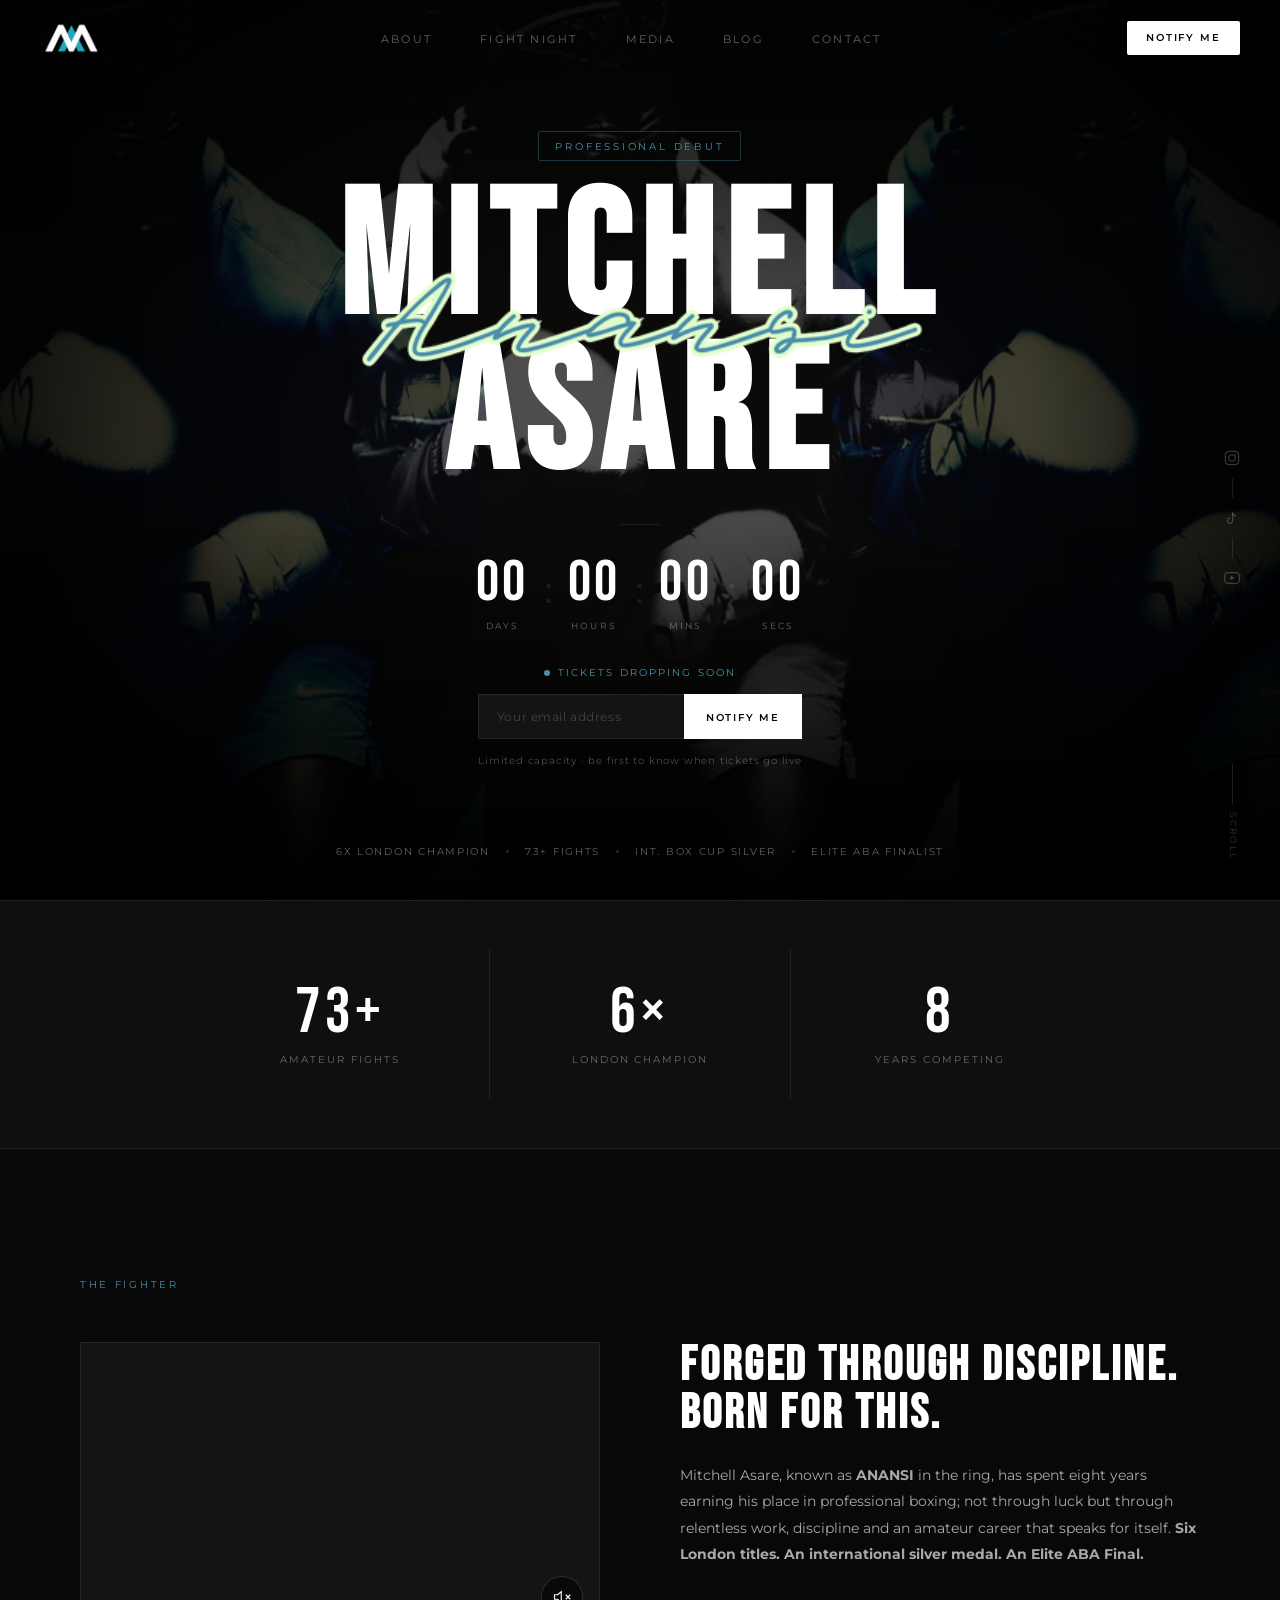
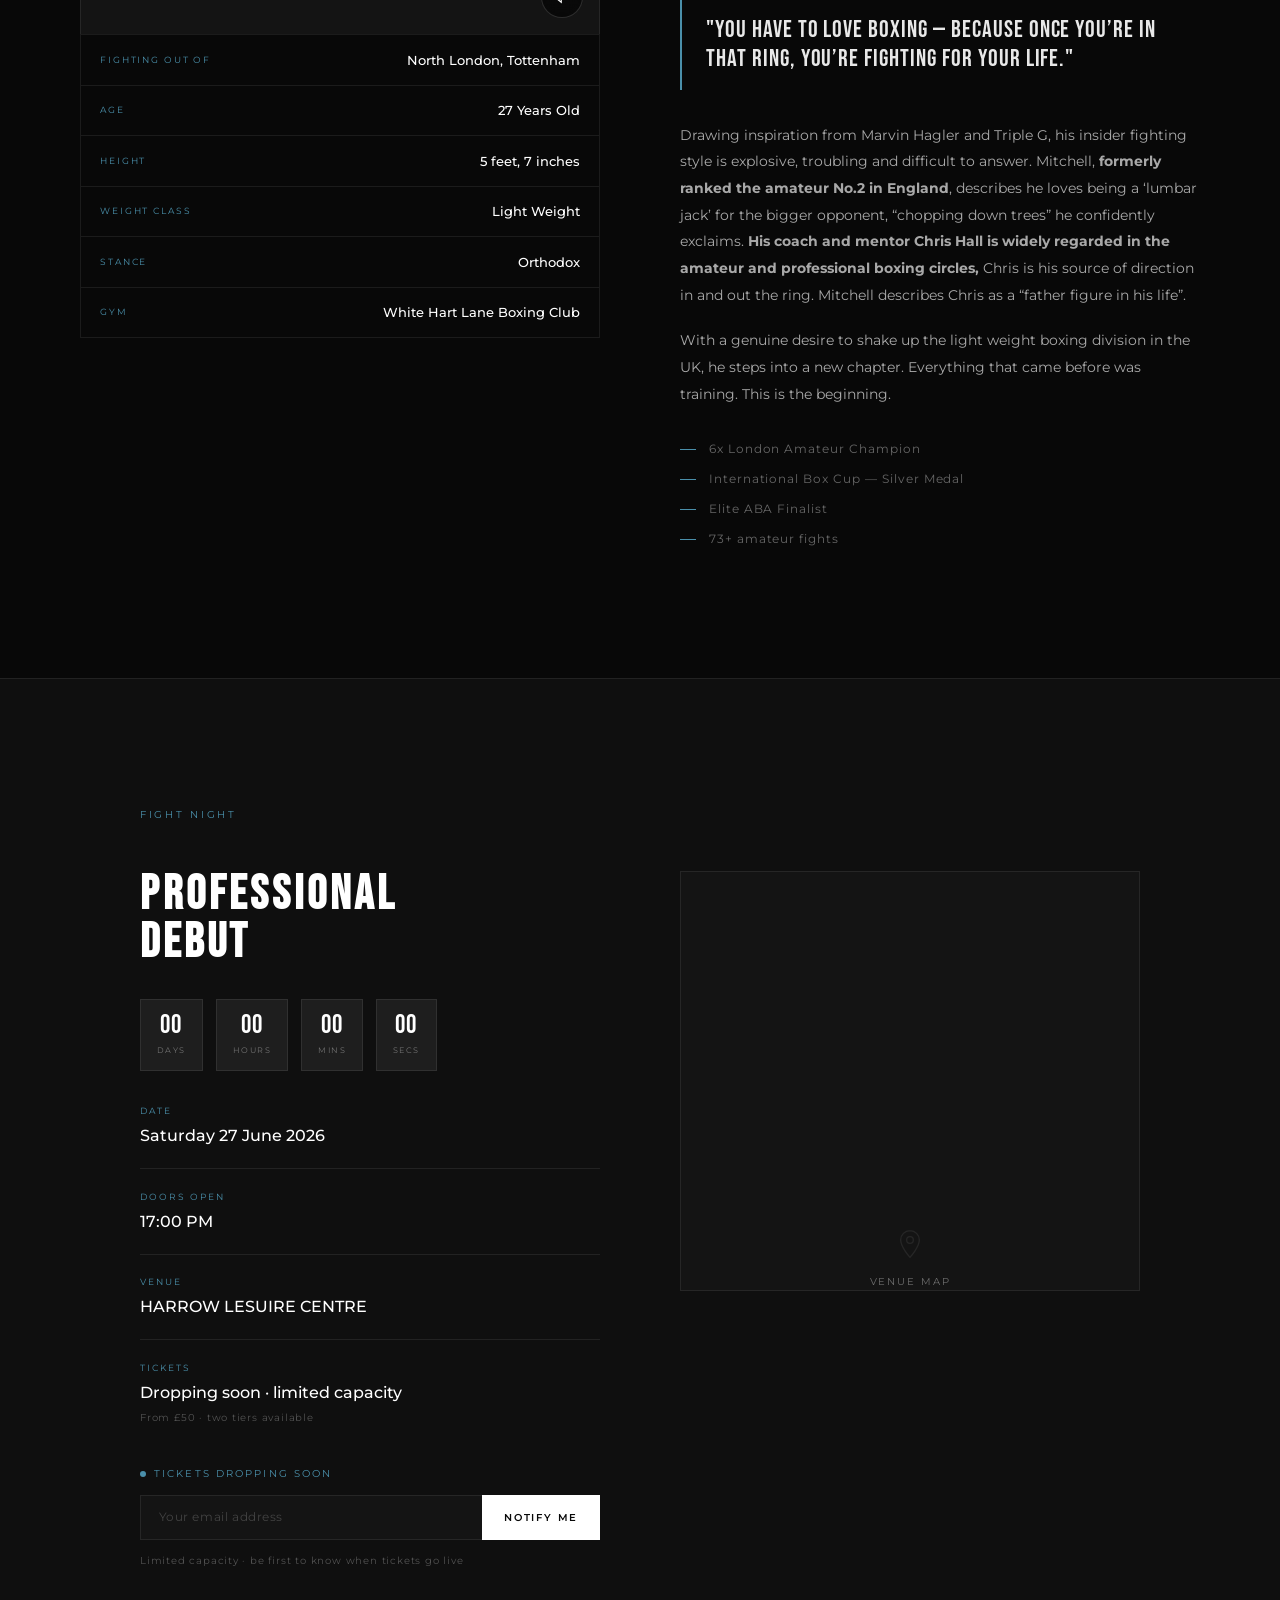
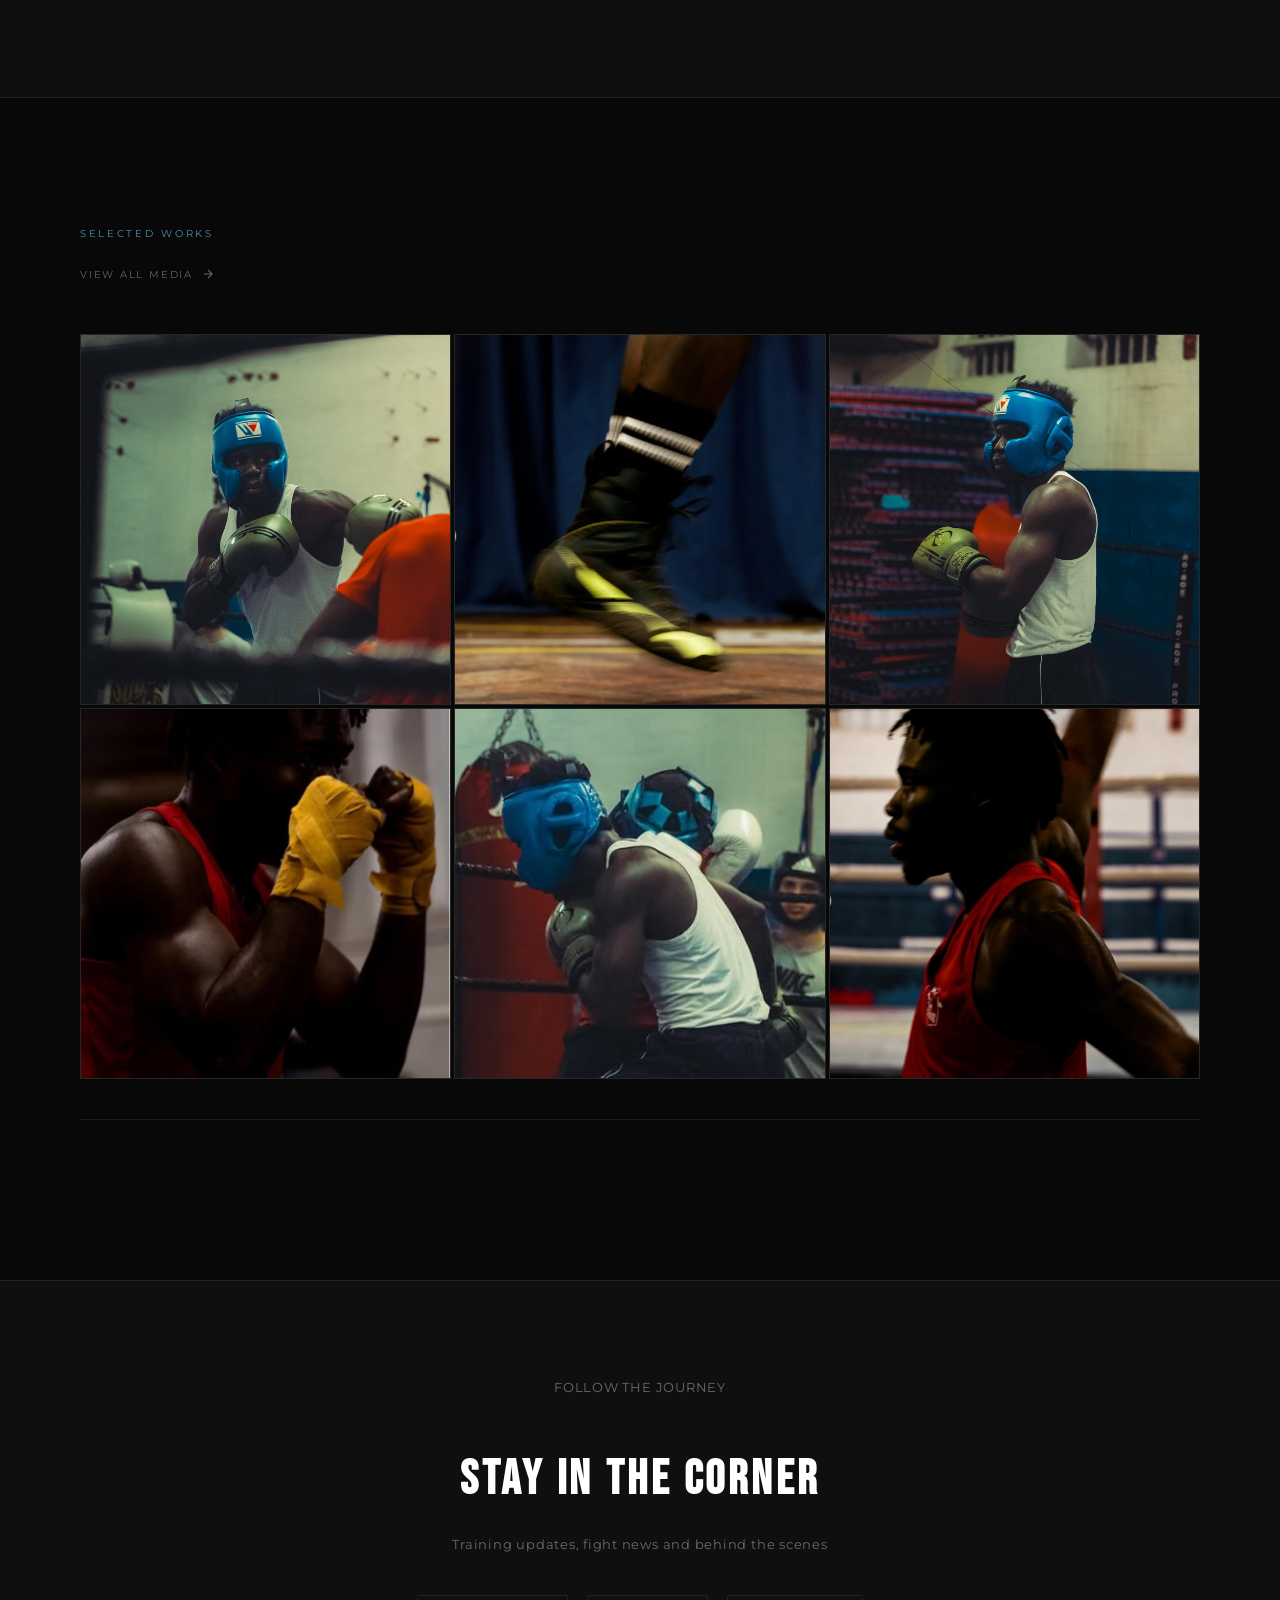
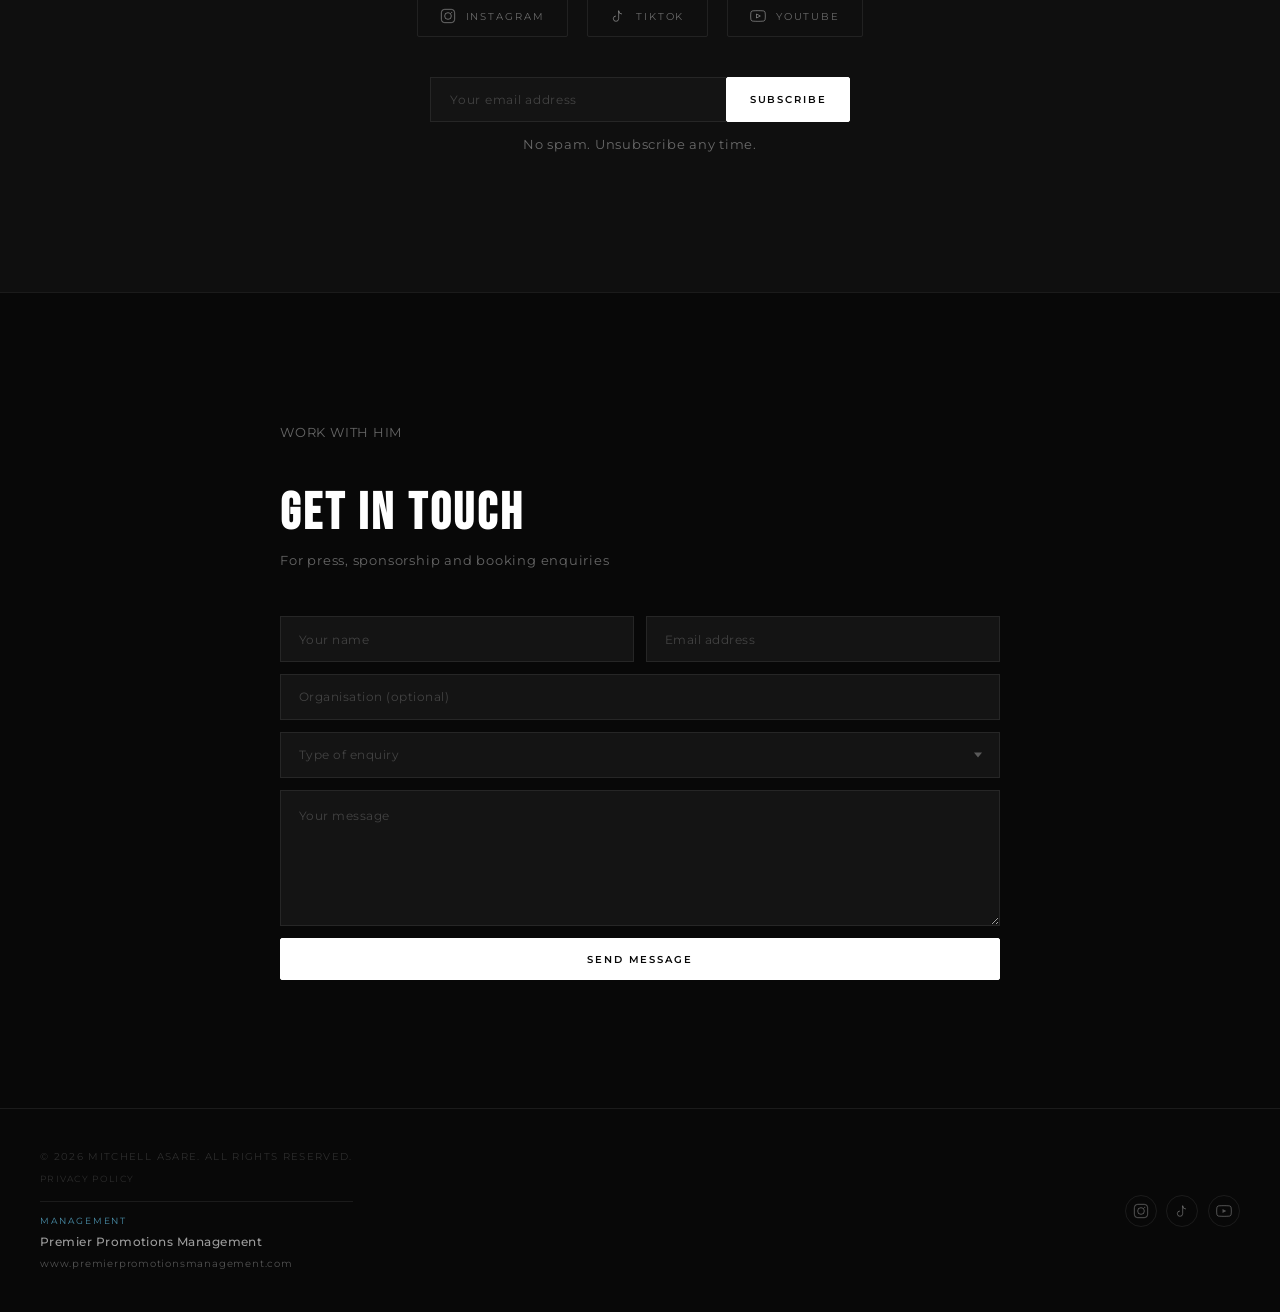
<file: index.html>
<!DOCTYPE html>
<html lang="en">
<head>
  <meta charset="UTF-8" />
  <meta name="viewport" content="width=device-width, initial-scale=1.0" />
  <title>Mitchell Asare — Professional Debut | North London</title>


<meta name="description" content="Mitchell Asare — 6x London Amateur Champion, 70+ fights, turning professional. Follow the journey, catch the debut." />
<meta name="keywords" content="Mitchell Asare, London boxer, professional boxing debut, amateur champion London" />
<meta property="og:title" content="Mitchell Asare — Pro Debut" />
<meta property="og:description" content="6x London Champion turns professional. Get tickets to the debut." />
<!-- <meta property="og:image" content="./assets/images/og-image.jpg" /> -->
<!-- <link rel="canonical" href="https://yoursite.com" /> -->

  <link rel="preconnect" href="https://fonts.googleapis.com" />
  <link rel="preconnect" href="https://fonts.gstatic.com" crossorigin />
  <link href="https://fonts.googleapis.com/css2?family=Bebas+Neue&family=Montserrat:wght@300;400;500;600&display=swap" rel="stylesheet" />

  <link href="styles/root.css" rel="stylesheet" />
  <link href="styles/critical.css" rel="stylesheet" />
  <link href="styles/local.css" rel="stylesheet" />
  <link href="styles/nav.css" rel="stylesheet" />
  <link href="styles/footer.css" rel="stylesheet" />



</head>

<body>
  <!-- ─── Nav ─────────────────────────────────────────────────── -->
  <nav id="nav">
    <a href="#hero" class="nav-logo">
      <img src="logo.jpg" alt="Logo with the initials M and A" height="36" onerror="this.style.display='none'; this.nextElementSibling.style.display='block';" />
      <span class="nav-logo-fallback">Mitchell Asare</span>
    </a>
 

    <ul class="nav-links">
      <li><a href="#about">About</a></li>
      <li><a href="#fight">Fight night</a></li>
      <li><a href="media.html">Media</a></li>
      <li><a href="#">Blog</a></li>
      <li><a href="#contact">Contact</a></li>
    </ul>
 
    <a href="#fight" class="nav-ticket" id="nav-ticket-btn">Notify me</a>

    
 
    <!-- CS-style toggle (mobile only) -->
    <button class="cs-toggle" id="cs-toggle" aria-label="Open menu" aria-expanded="false" aria-controls="cs-ul-wrapper" aria-haspopup="menu">
      <span class="cs-box" aria-hidden="true">
        <span class="cs-line cs-line1"></span>
        <span class="cs-line cs-line2"></span>
        <span class="cs-line cs-line3"></span>
      </span>
    </button>
 
    <!-- CS ul-wrapper — full screen on mobile only -->
    <div class="cs-ul-wrapper" id="cs-ul-wrapper">
      <ul class="cs-ul">
        <li class="cs-li"><a href="#about"   class="cs-li-link">About</a></li>
        <li class="cs-li"><a href="#fight"   class="cs-li-link">Fight night</a></li>
          <li class="cs-li"><a href="media.html" class="cs-li-link">Media</a></li>
        <li class="cs-li"><a href="#" class="cs-li-link">Blog</a></li>
        <li class="cs-li"><a href="#contact" class="cs-li-link">Contact</a></li>
      </ul>
      <div class="cs-menu-footer">
        <a href="#fight" class="cs-menu-notify" id="menu-notify-btn">Notify me</a>
        <div class="cs-menu-socials">
          <a  class="cs-menu-social-link" aria-label="Instagram" target="_blank" rel="noopener">
            <svg viewBox="0 0 24 24" fill="none" stroke="currentColor" stroke-width="1.5" width="18" height="18"><rect x="2" y="2" width="20" height="20" rx="5"/><circle cx="12" cy="12" r="5"/><circle cx="17.5" cy="6.5" r="1" fill="currentColor" stroke="none"/></svg>
          </a>
          <a  class="cs-menu-social-link" aria-label="TikTok" target="_blank" rel="noopener">
            <svg viewBox="0 0 24 24" fill="none" stroke="currentColor" stroke-width="1.5" width="18" height="18"><path d="M9 12a4 4 0 1 0 4 4V4a5 5 0 0 0 5 5"/></svg>
          </a>
          <a  class="cs-menu-social-link" aria-label="YouTube" target="_blank" rel="noopener">
            <svg viewBox="0 0 24 24" fill="none" stroke="currentColor" stroke-width="1.5" width="18" height="18"><path d="M22.54 6.42a2.78 2.78 0 0 0-1.95-1.96C18.88 4 12 4 12 4s-6.88 0-8.59.46A2.78 2.78 0 0 0 1.46 6.42 29 29 0 0 0 1 12a29 29 0 0 0 .46 5.58 2.78 2.78 0 0 0 1.95 1.95C5.12 20 12 20 12 20s6.88 0 8.59-.47a2.78 2.78 0 0 0 1.95-1.95A29 29 0 0 0 23 12a29 29 0 0 0-.46-5.58z"/><polygon points="9.75 15.02 15.5 12 9.75 8.98 9.75 15.02" fill="currentColor" stroke="none"/></svg>
          </a>
        </div>
        <div class="cs-menu-creds">
          <span>6x London Champion</span>
          <span class="dot">·</span>
          <span>73+ fights</span>
          <span class="dot">·</span>
          <span>Pro debut</span>
        </div>
      </div>
    </div>
  </nav>
 
  <!-- ─── 01 · HERO ────────────────────────────────────────────── -->
  <section id="hero">
    <div class="hero-bg">
      <!-- <img 
      src="assets/images/hero-bg.png"
      data-mobile="assets/images/thumbnail-1.png"
      > -->

         
    </div>
 
     <div class="hero-content">
      <div class="hero-tag">Professional debut</div>
      <h1 class="hero-name">
        <img class="stage-name" src="assets/images/stage-name.png" alt="Stage name" />
        <span class="hero-firstname">Mitchell</span>
        <span class="hero-surname">Asare</span>
      </h1>
      <div class="hero-divider"></div>
 
      <div class="countdown" id="countdown">
        <div class="countdown-unit">
          <span class="countdown-num" id="cd-days">00</span>
          <span class="countdown-label">Days</span>
        </div>
        <span class="countdown-sep">:</span>
        <div class="countdown-unit">
          <span class="countdown-num" id="cd-hours">00</span>
          <span class="countdown-label">Hours</span>
        </div>
        <span class="countdown-sep">:</span>
        <div class="countdown-unit">
          <span class="countdown-num" id="cd-mins">00</span>
          <span class="countdown-label">Mins</span>
        </div>
        <span class="countdown-sep">:</span>
        <div class="countdown-unit">
          <span class="countdown-num" id="cd-secs">00</span>
          <span class="countdown-label">Secs</span>
        </div>
      </div>

      <!-- Smart ticket block — controlled by TICKETS_LIVE in JS -->
      <div id="hero-ticket-block"></div>
    </div>
 
    <div class="hero-creds">
      <span class="hero-cred-item">6x London Champion</span>
      <span class="hero-cred-dot"></span>
      <span class="hero-cred-item">73+ fights</span>
      <span class="hero-cred-dot"></span>
      <span class="hero-cred-item">Int. Box Cup Silver</span>
      <span class="hero-cred-dot"></span>
      <span class="hero-cred-item">Elite ABA Finalist</span>
    </div>
 
    <div class="scroll-hint">
      <div class="scroll-line"></div>
      <span>Scroll</span>
    </div>
  </section>


    <!-- Social strip — right side of hero -->
    <div class="hero-social-strip">
      <a class="hero-social-link" aria-label="Instagram" target="_blank" rel="noopener">
        <svg viewBox="0 0 24 24" fill="none" stroke="currentColor" stroke-width="1.5" width="16" height="16"><rect x="2" y="2" width="20" height="20" rx="5"/><circle cx="12" cy="12" r="5"/><circle cx="17.5" cy="6.5" r="1" fill="currentColor" stroke="none"/></svg>
      </a>
      <div class="hero-social-line"></div>
      <a class="hero-social-link" aria-label="TikTok" target="_blank" rel="noopener">
        <svg viewBox="0 0 24 24" fill="none" stroke="currentColor" stroke-width="1.5" width="16" height="16"><path d="M9 12a4 4 0 1 0 4 4V4a5 5 0 0 0 5 5"/></svg>
      </a>
      <div class="hero-social-line"></div>
      <a  class="hero-social-link" aria-label="YouTube" target="_blank" rel="noopener">
        <svg viewBox="0 0 24 24" fill="none" stroke="currentColor" stroke-width="1.5" width="16" height="16"><path d="M22.54 6.42a2.78 2.78 0 0 0-1.95-1.96C18.88 4 12 4 12 4s-6.88 0-8.59.46A2.78 2.78 0 0 0 1.46 6.42 29 29 0 0 0 1 12a29 29 0 0 0 .46 5.58 2.78 2.78 0 0 0 1.95 1.95C5.12 20 12 20 12 20s6.88 0 8.59-.47a2.78 2.78 0 0 0 1.95-1.95A29 29 0 0 0 23 12a29 29 0 0 0-.46-5.58z"/><polygon points="9.75 15.02 15.5 12 9.75 8.98 9.75 15.02" fill="currentColor" stroke="none"/></svg>
      </a>
    </div>

        <!-- Social row — mobile only, sits below hero creds
    <div class="hero-social-mobile">
      <a href="#" class="hero-social-mobile-link" aria-label="Instagram" target="_blank" rel="noopener">
        <svg viewBox="0 0 24 24" fill="none" stroke="currentColor" stroke-width="1.5" width="18" height="18"><rect x="2" y="2" width="20" height="20" rx="5"/><circle cx="12" cy="12" r="5"/><circle cx="17.5" cy="6.5" r="1" fill="currentColor" stroke="none"/></svg>
      </a>
      <a href="#" class="hero-social-mobile-link" aria-label="TikTok" target="_blank" rel="noopener">
        <svg viewBox="0 0 24 24" fill="none" stroke="currentColor" stroke-width="1.5" width="18" height="18"><path d="M9 12a4 4 0 1 0 4 4V4a5 5 0 0 0 5 5"/></svg>
      </a>
      <a href="#" class="hero-social-mobile-link" aria-label="YouTube" target="_blank" rel="noopener">
        <svg viewBox="0 0 24 24" fill="none" stroke="currentColor" stroke-width="1.5" width="18" height="18"><path d="M22.54 6.42a2.78 2.78 0 0 0-1.95-1.96C18.88 4 12 4 12 4s-6.88 0-8.59.46A2.78 2.78 0 0 0 1.46 6.42 29 29 0 0 0 1 12a29 29 0 0 0 .46 5.58 2.78 2.78 0 0 0 1.95 1.95C5.12 20 12 20 12 20s6.88 0 8.59-.47a2.78 2.78 0 0 0 1.95-1.95A29 29 0 0 0 23 12a29 29 0 0 0-.46-5.58z"/><polygon points="9.75 15.02 15.5 12 9.75 8.98 9.75 15.02" fill="currentColor" stroke="none"/></svg>
      </a> -->
  </section>
 
  <!-- ─── 02 · STATS BAR ───────────────────────────────────────── -->
  <section id="stats">
    <div class="stats-grid">
      <div class="stat-item">
        <span class="stat-num">73+</span>
        <span class="stat-label">Amateur fights</span>
      </div>
      <div class="stat-item">
        <span class="stat-num">6×</span>
        <span class="stat-label">London Champion</span>
      </div>
      <div class="stat-item">
        <span class="stat-num">8</span>
        <span class="stat-label">Years competing</span>
      </div>
      
    </div>
  </section>
 
  <!-- ─── 03 · ABOUT ───────────────────────────────────────────── -->
  <section id="about">
    <p class="section-eyebrow">The fighter</p>
    <div class="about-grid">
      <div class="about-left">

        

 
      <div class="video-wrap">

      
        
    <video
    class="scroll-video"
    playsinline
    preload="metadata"
    muted
    loop>
    <source src="assets/videos/ma-video.mp4" type="video/mp4">
  </video>


  

  <!-- Unmute button -->
  <button class="unmute-btn" id="unmute-btn" aria-label="Unmute video">
    <svg class="icon-muted" viewBox="0 0 24 24" fill="none" stroke="currentColor" stroke-width="1.5" width="18" height="18">
      <path d="M11 5L6 9H2v6h4l5 4V5z"/>
      <line x1="23" y1="9" x2="17" y2="15"/>
      <line x1="17" y1="9" x2="23" y2="15"/>
    </svg>
    <svg class="icon-unmuted" viewBox="0 0 24 24" fill="none" stroke="currentColor" stroke-width="1.5" width="18" height="18" style="display:none">
      <path d="M11 5L6 9H2v6h4l5 4V5z"/>
      <path d="M19.07 4.93a10 10 0 0 1 0 14.14"/>
      <path d="M15.54 8.46a5 5 0 0 1 0 7.07"/>
    </svg>
  </button>

  
         </div><!-- end video-wrap -->

      

                     <!-- <div class="about-stage-name">
  <img src="assets/images/stage-name.png" alt="Anansi" />
</div> -->



      <!-- Fighter stats -->
      <div class="fighter-stats">

        <!-- <div class="fighter-stat">
          <span class="fighter-stat-label">KNOWN AS</span>
          
          <span class="fighter-stat-value">ANANSI</span>
        </div> -->
        
        <div class="fighter-stat">
          <span class="fighter-stat-label">FIGHTING OUT OF</span>
          
          <span class="fighter-stat-value">North London, Tottenham</span>
        </div>
        <div class="fighter-stat">
          
          <span class="fighter-stat-label">Age</span>
          
          <span class="fighter-stat-value">27 Years Old</span>
        </div>
        <div class="fighter-stat">
          <span class="fighter-stat-label">Height</span>
          <span class="fighter-stat-value"> 5 feet, 7 inches </span>
        </div>
        <div class="fighter-stat">
          <span class="fighter-stat-label">Weight class</span>
          <span class="fighter-stat-value">Light Weight</span>
        </div>
        <div class="fighter-stat">
          <span class="fighter-stat-label">Stance</span>
          <span class="fighter-stat-value">Orthodox</span>
        </div>
        <div class="fighter-stat">
          <span class="fighter-stat-label">Gym</span>
          <span class="fighter-stat-value">White Hart Lane Boxing Club </span>
        </div>
        <!-- <div class="fighter-stat">
          <span class="fighter-stat-label">Trainer</span>
          <span class="fighter-stat-value">[Trainer Name]</span>
        </div> -->
      </div>

      </div><!-- end about-left -->

      
      <div class="about-text">
        <h2>Forged through discipline.<br>Born for this.</h2>
        <p>
          <!-- Replace with his real story -->
          Mitchell Asare, known as <b>ANANSI</b> in the ring, has spent eight years earning his place in professional boxing; not through luck but through relentless work, discipline and an amateur career that speaks for itself. <b>Six London titles.</b> <b> An international silver medal. </b> <b> An Elite ABA Final.</b>
        </p>
        <div class="pull-quote">
          <!-- Replace with a real quote from him -->
          "You have to love boxing — because once you’re in that ring, you’re fighting for your life."
        </div>
        <p>
          Drawing inspiration from Marvin Hagler and Triple G, his insider fighting style is explosive, troubling and difficult to answer. Mitchell, <b>formerly ranked the amateur No.2 in England</b>, describes he loves being a ‘lumbar jack’ for the bigger opponent, “chopping down trees” he confidently exclaims. <b>His coach and mentor Chris Hall is widely regarded in the amateur and professional boxing circles,</b> Chris is his source of direction in and out the ring. Mitchell describes Chris as a “father figure in his life”.
        </p>
        <p>
          With a genuine desire to shake up the light weight boxing division in the UK, he steps into a new chapter. Everything that came before was training. This is the beginning.
        </p>
        <div class="cred-list">
          <div class="cred-list-item">6x London Amateur Champion</div>
          <div class="cred-list-item">International Box Cup — Silver Medal</div>
          <div class="cred-list-item">Elite ABA Finalist</div>
          <div class="cred-list-item">73+ amateur fights</div>
        </div>
      </div>
 
    </div>
  </section>
 
  <!-- ─── 04 · FIGHT ────────────────────────────────────────────── -->
  <section id="fight">
    <div class="fight-inner">
      <p class="section-eyebrow">Fight night</p>
      <div class="fight-grid">
 
        <div class="fight-details">
          <h2>Professional<br>debut</h2>
 
          <div class="fight-countdown" id="fight-countdown">
            <div class="fight-count-unit">
              <div class="fight-count-num" id="fcd-days">00</div>
              <div class="fight-count-label">Days</div>
            </div>
            <div class="fight-count-unit">
              <div class="fight-count-num" id="fcd-hours">00</div>
              <div class="fight-count-label">Hours</div>
            </div>
            <div class="fight-count-unit">
              <div class="fight-count-num" id="fcd-mins">00</div>
              <div class="fight-count-label">Mins</div>
            </div>
            <div class="fight-count-unit">
              <div class="fight-count-num" id="fcd-secs">00</div>
              <div class="fight-count-label">Secs</div>
            </div>
          </div>
 
          <div class="fight-meta">
            <div class="fight-meta-item">
              <span class="fight-meta-label">Date</span>
              <span class="fight-meta-value" data-fight="date"></span>
            </div>
            <div class="fight-meta-divider"></div>
            <div class="fight-meta-item">
              <span class="fight-meta-label">Doors open</span>
              <span class="fight-meta-value" data-fight="doors"></span>
            </div>
            <div class="fight-meta-divider"></div>
            <div class="fight-meta-item">
              <span class="fight-meta-label">Venue</span>
              <span class="fight-meta-value"><span class="fight-meta-value" data-fight="venue"></span></span>
            </div>
            <div class="fight-meta-divider"></div>
            <div class="fight-meta-item">
              <span class="fight-meta-label">Tickets</span>
              <span class="fight-meta-value" id="fight-ticket-status">Dropping soon — limited capacity</span>
                  <span  class="ticket-urgency "> From £50 · two tiers available </span>
            </div>
          </div>

      
 
          <!-- Smart ticket block — controlled by TICKETS_LIVE in JS -->
          <div id="fight-ticket-block"></div>
        </div>
 
        <div class="map-wrap">
          
             <iframe
              src="https://www.google.com/maps/embed?pb=!1m18!1m12!1m3!1d2478.665231546018!2d-0.32757729999999996!3d51.59269859999999!2m3!1f0!2f0!3f0!3m2!1i1024!2i768!4f13.1!3m3!1m2!1s0x48761383d29e4735%3A0x22d6e580a3831620!2sHarrow%20Leisure%20Centre!5e0!3m2!1sen!2suk!4v1778517098969!5m2!1sen!2suk"
              width="100%" height="100%" style="border:0;"
              allowfullscreen loading="lazy"
              referrerpolicy="no-referrer-when-downgrade"></iframe>

            
       
         
           
              
          <svg width="32" height="32" viewBox="0 0 24 24" fill="none" stroke="currentColor" stroke-width="1" opacity="0.2">
            <path d="M12 2C8.13 2 5 5.13 5 9c0 5.25 7 13 7 13s7-7.75 7-13c0-3.87-3.13-7-7-7z"/>
            <circle cx="12" cy="9" r="2.5"/>
          </svg>
          <span>Venue map</span>
        </div>
 
      </div>
    </div>
  </section>
 
  <!-- ─── 05 · GALLERY ─────────────────────────────────────────── -->
  <section id="gallery">
    <div class="gallery-header">
      <p class="section-eyebrow">Selected works</p>
      <a href="media.html" class="gallery-view-all">
        View all media
        <svg width="14" height="14" viewBox="0 0 24 24" fill="none" stroke="currentColor" stroke-width="2"><path d="M5 12h14M12 5l7 7-7 7"/></svg>
      </a>
    </div>
    <div class="gallery-grid">
      <!-- Replace each item with: <img src="your-photo.jpg" alt="description" /> -->
      <div class="gallery-item"><div class="gallery-placeholder"></div><img src="assets/images/gallery/pics/4.jpeg"></div>
      
      <div class="gallery-item">
        <div class="gallery-placeholder"></div>
        <img src="assets/images/gallery/pics/15.png" alt="Mitchell Asare photographed in black and white training with his coach"></div>

      <div class="gallery-item"><div class="gallery-placeholder"></div>
    <img src="assets/images/gallery/pics/3.jpeg" alt="Mitchell Asare photographedin black and white">
  </div>
      <div class="gallery-item"><div class="gallery-placeholder"><img src="assets/images/gallery/pics/17.png"></div></div>
      <div class="gallery-item"><div class="gallery-placeholder"><img src="assets/images/gallery/pics/13.jpeg"></div></div>
      <div class="gallery-item"><div class="gallery-placeholder"><img src="assets/images/gallery/pics/16.png"></div></div>
    </div>
    <div class="gallery-footer">
      <!-- <a href="media.html" class="gallery-cta">
        View all photos &amp; videos
        <svg width="14" height="14" viewBox="0 0 24 24" fill="none" stroke="currentColor" stroke-width="2"><path d="M5 12h14M12 5l7 7-7 7"/></svg>
      </a> -->
    </div>
  </section>
 
  <!-- ─── 06 · SOCIAL ───────────────────────────────────────────── -->
  <section id="social">
    <div class="social-inner">
      <p class="section-eyebrow">Follow the journey</p>
      <h2>Stay in the corner</h2>
      <p>Training updates, fight news and behind the scenes</p>
 
      <div class="social-links">
        <a class="social-link" target="_blank" aria-label="Instagram" rel="noopener">
          <svg width="16" height="16" viewBox="0 0 24 24" fill="none" stroke="currentColor" stroke-width="1.5"><rect x="2" y="2" width="20" height="20" rx="5"/><circle cx="12" cy="12" r="5"/><circle cx="17.5" cy="6.5" r="1" fill="currentColor" stroke="none"/></svg>
          Instagram
        </a>
        <a class="social-link" target="_blank" aria-label="TikTok" rel="noopener">
          <svg width="16" height="16" viewBox="0 0 24 24" fill="none" stroke="currentColor" stroke-width="1.5"><path d="M9 12a4 4 0 1 0 4 4V4a5 5 0 0 0 5 5"/></svg>
          TikTok
        </a>
        <a class="social-link" target="_blank" aria-label="YouTube" rel="noopener">
          <svg width="16" height="16" viewBox="0 0 24 24" fill="none" stroke="currentColor" stroke-width="1.5"><path d="M22.54 6.42a2.78 2.78 0 0 0-1.95-1.96C18.88 4 12 4 12 4s-6.88 0-8.59.46A2.78 2.78 0 0 0 1.46 6.42 29 29 0 0 0 1 12a29 29 0 0 0 .46 5.58 2.78 2.78 0 0 0 1.95 1.95C5.12 20 12 20 12 20s6.88 0 8.59-.47a2.78 2.78 0 0 0 1.95-1.95A29 29 0 0 0 23 12a29 29 0 0 0-.46-5.58z"/><polygon points="9.75 15.02 15.5 12 9.75 8.98 9.75 15.02"/></svg>
          YouTube
        </a>
      </div>
 
            <form class="email-form" id="newsletter-form" onsubmit="handleNewsletter(event)">
        <input type="email" placeholder="Your email address" required />
        <button type="submit" class="btn-primary-input">Subscribe</button>
      </form>
      <p class="newsletter-note">No spam. Unsubscribe any time.</p>
    </div>
  </section>
 
  <!-- ─── 07 · CONTACT ────────────────────────────────────────── -->
  <section id="contact">
    <div class="contact-inner">
      <p class="section-eyebrow">Work with him</p>
      <h2>Get in touch</h2>
      <p>For press, sponsorship and booking enquiries</p>
 
      <form class="contact-form" id="contact-form" novalidate>
        <div class="contact-row">
          <input type="text"  name="name"  placeholder="Your name"      required />
          <input type="email" name="email" placeholder="Email address"  required />
        </div>
 
        <input type="text" name="organisation" placeholder="Organisation (optional)" />
 
        <div class="select-wrap">
          <select name="enquiry" required>
            <option value="" disabled selected>Type of enquiry</option>
            <option value="press">Press</option>
            <option value="sponsorship">Sponsorship</option>
            <option value="booking">Booking / event appearance</option>
            <option value="other">Other</option>
          </select>
        </div>
 
        <textarea name="message" placeholder="Your message" rows="5" required></textarea>
 
        <button type="submit" class="btn-primary-input" id="contact-submit">Send message</button>

     
 
        <div class="contact-success" id="contact-success">
          <svg width="16" height="16" viewBox="0 0 24 24" fill="none" stroke="currentColor" stroke-width="2"><polyline points="20 6 9 17 4 12"/></svg>
          Message sent — we'll be in touch shortly.
        </div>
      </form>
    </div>
  </section>

 
  <!-- ─── Footer ───────────────────────────────────────────────── -->
<footer>
  <div class="footer-inner">

    <div class="footer-left">
  <!-- <a href="index.html" class="footer-logo">
    <img src="logo.jpg" alt="Mitchell Asare" height="28"
      onerror="this.style.display='none'; this.nextElementSibling.style.display='block';" />
    <span class="footer-logo-fallback">Mitchell Asare</span>
  </a> -->
<div class="footer-copy-wrap">
  <p class="footer-copy">&copy; 2026 Mitchell Asare. All rights reserved.</p>
  <a href="privacy-policy.html" class="footer-privacy">Privacy Policy</a>
</div>
  

  
  <div class="footer-management">
    <span class="footer-management-label">Management</span>
    <span class="footer-management-name">[Management Name]</span>
    <a href="mailto:[email]" class="footer-management-contact">[email or contact]</a>
  </div>
  


</div>



    <div class="footer-socials">
      <a class="footer-social-link" aria-label="Instagram" target="_blank" rel="noopener">
        <svg viewBox="0 0 24 24" fill="none" stroke="currentColor" stroke-width="1.5" width="16" height="16">
          <rect x="2" y="2" width="20" height="20" rx="5"/>
          <circle cx="12" cy="12" r="5"/>
          <circle cx="17.5" cy="6.5" r="1" fill="currentColor" stroke="none"/>
        </svg>
      </a>
      <a class="footer-social-link" aria-label="TikTok" target="_blank" rel="noopener">
        <svg viewBox="0 0 24 24" fill="none" stroke="currentColor" stroke-width="1.5" width="16" height="16">
          <path d="M9 12a4 4 0 1 0 4 4V4a5 5 0 0 0 5 5"/>
        </svg>
      </a>
      <a class="footer-social-link" aria-label="YouTube" target="_blank" rel="noopener">
        <svg viewBox="0 0 24 24" fill="none" stroke="currentColor" stroke-width="1.5" width="16" height="16">
          <path d="M22.54 6.42a2.78 2.78 0 0 0-1.95-1.96C18.88 4 12 4 12 4s-6.88 0-8.59.46A2.78 2.78 0 0 0 1.46 6.42 29 29 0 0 0 1 12a29 29 0 0 0 .46 5.58 2.78 2.78 0 0 0 1.95 1.95C5.12 20 12 20 12 20s6.88 0 8.59-.47a2.78 2.78 0 0 0 1.95-1.95A29 29 0 0 0 23 12a29 29 0 0 0-.46-5.58z"/>
          <polygon points="9.75 15.02 15.5 12 9.75 8.98 9.75 15.02" fill="currentColor" stroke="none"/>
        </svg>
      </a>
    </div>



  </div>
</footer>


 <script src="js/config.js"></script>
<script src="js/nav.js"></script>
<script src="js/countdown.js"></script>
<script src="js/tickets.js"></script>
<script src="js/index.js"></script>
  <!-- countdown -->
  <script>
 
startCountdown({
  days:  'cd-days',
  hours: 'cd-hours',
  mins:  'cd-mins',
  secs:  'cd-secs'
});

startCountdown({
  days:  'fcd-days',
  hours: 'fcd-hours',
  mins:  'fcd-mins',
  secs:  'fcd-secs'
});
  </script>



</body>
</html>
</file>
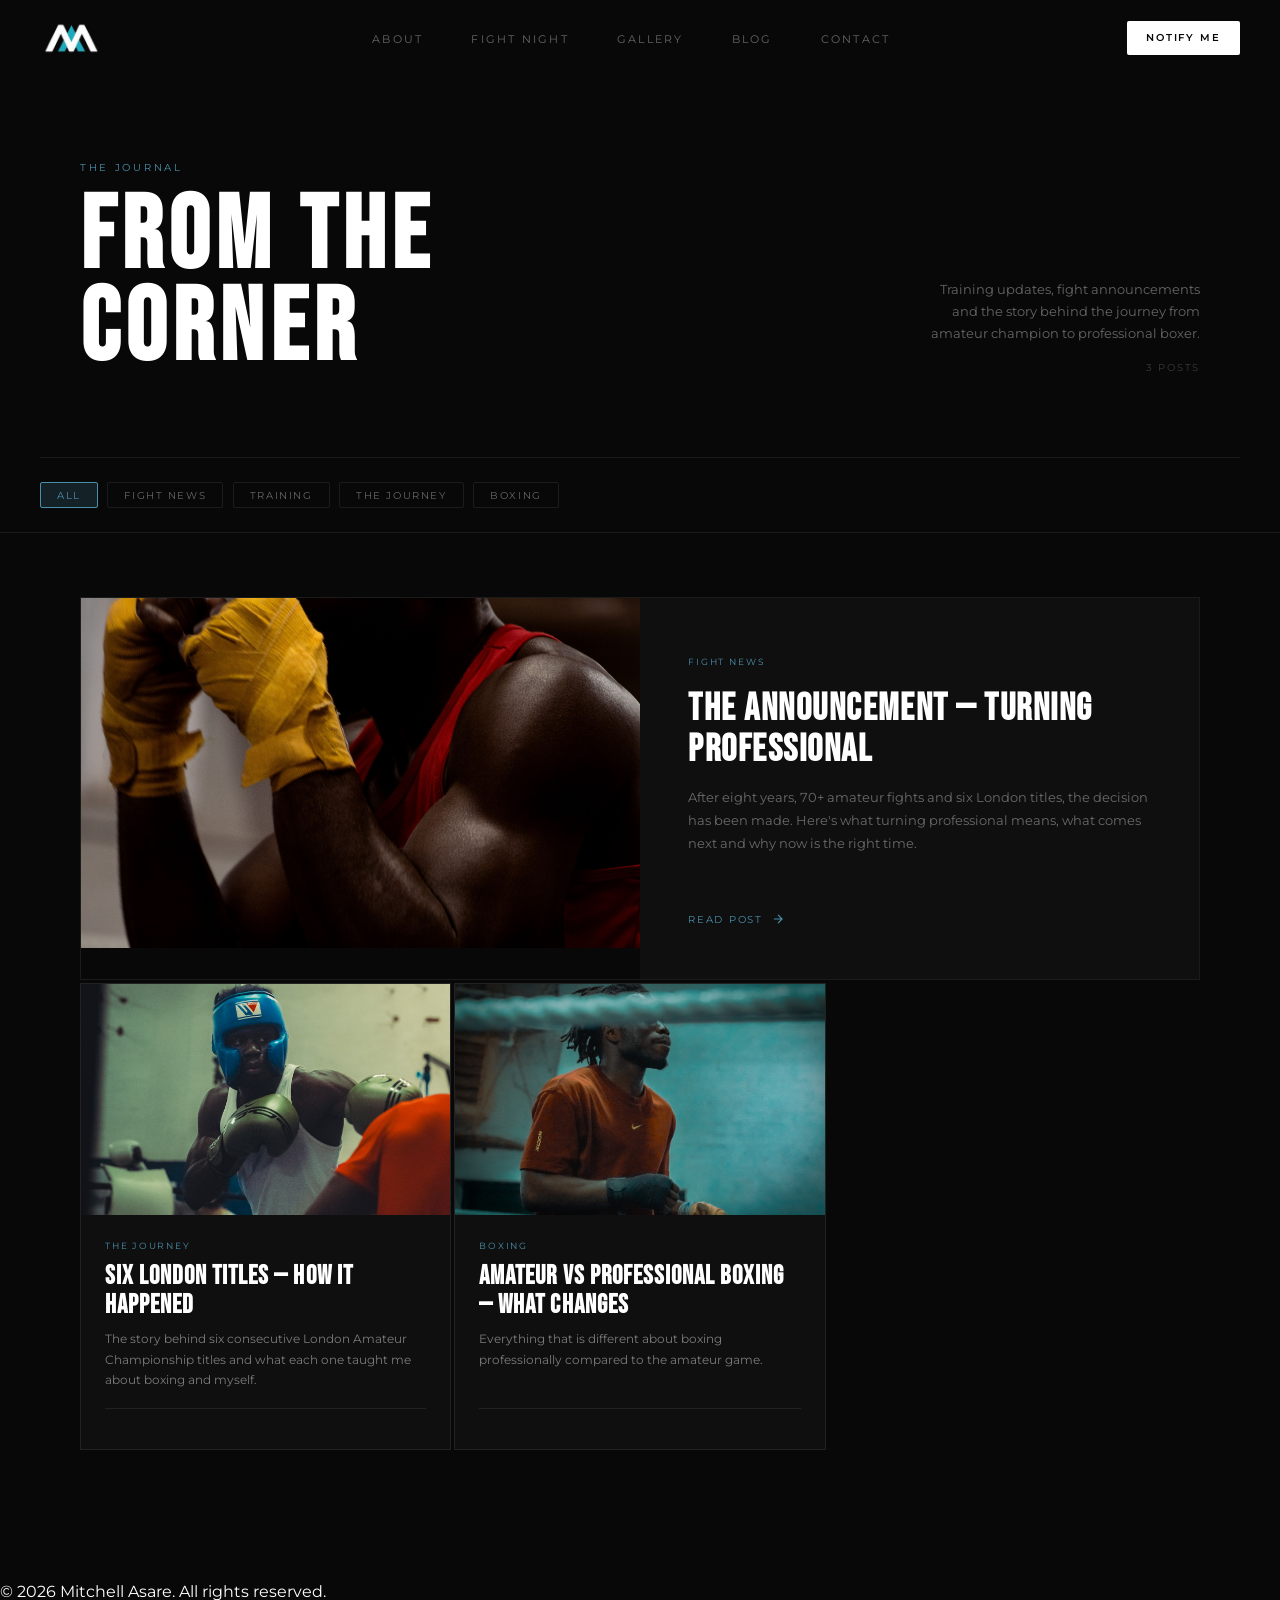
<file: blog.html>
<!DOCTYPE html>
<html lang="en">
<head>
  <meta charset="UTF-8" />
  <meta name="viewport" content="width=device-width, initial-scale=1.0" />

  <!-- ── SEO meta tags ──────────────────────────────────────────── -->
  <title>Mitchell Asare — Blog | Training, Fight Updates & Boxing News</title>
  <meta name="description" content="Follow the professional boxing journey of Mitchell Asare — 6x London Amateur Champion. Training updates, fight announcements, and behind the scenes." />
  <meta name="keywords" content="Mitchell Asare, London boxer, professional boxer, boxing blog, amateur champion, pro debut" />
  <meta name="author" content="Mitchell Asare" />

  <!-- Open Graph (for social sharing) -->
  <meta property="og:title" content="Mitchell Asare — Boxing Blog" />
  <meta property="og:description" content="Follow the professional boxing journey of Mitchell Asare — 6x London Amateur Champion turning professional." />
  <meta property="og:type" content="website" />
  <!-- <meta property="og:url" content="https://yoursite.com/blog.html" /> -->
  <!-- <meta property="og:image" content="./assets/images/og-image.jpg" /> -->

  <!-- <link rel="canonical" href="https://yoursite.com/blog.html" /> -->

  <link rel="preconnect" href="https://fonts.googleapis.com" />
  <link rel="preconnect" href="https://fonts.gstatic.com" crossorigin />
  <link href="https://fonts.googleapis.com/css2?family=Bebas+Neue&family=Montserrat:wght@300;400;500;600&display=swap" rel="stylesheet" />
   <link href="styles/root.css" rel="stylesheet" />
   <link href="styles/blog.css" rel="stylesheet" />
   <link href="styles/nav.css" rel="stylesheet" />



</head>
<body>

  <!-- ─── Nav ─────────────────────────────────────────────────── -->
    <nav id="nav">
    <a href="#hero" class="nav-logo">
      <img src="logo.jpg" alt="Logo with the initials M and A" height="36" onerror="this.style.display='none'; this.nextElementSibling.style.display='block';" />
      <span class="nav-logo-fallback">Mitchell asare</span>
    </a>

    <!-- Desktop nav links -->
    <ul class="nav-links">
      <li><a href="index.html#about">About</a></li>
      <li><a href="index.html#fight">Fight night</a></li>
      <li><a href="index.html#gallery">Gallery</a></li>
      <li><a href="blog.html" class="active">Blog</a></li>
      <li><a href="index.html#contact">Contact</a></li>
    </ul>

    <a href="index.html#fight" class="nav-ticket" id="nav-ticket-btn">Notify me</a>

    <!-- CS-style toggle (mobile only) -->
    <button class="cs-toggle" id="cs-toggle" aria-label="Open menu" aria-expanded="false" aria-controls="cs-ul-wrapper" aria-haspopup="menu">
      <span class="cs-box" aria-hidden="true">
        <span class="cs-line cs-line1"></span>
        <span class="cs-line cs-line2"></span>
        <span class="cs-line cs-line3"></span>
      </span>
    </button>

    <!-- Full screen mobile menu -->
    <div class="cs-ul-wrapper" id="cs-ul-wrapper">
      <ul class="cs-ul">
        <li class="cs-li"><a href="index.html#about"   class="cs-li-link">About</a></li>
        <li class="cs-li"><a href="index.html#fight"   class="cs-li-link">Fight night</a></li>
        <li class="cs-li"><a href="index.html#gallery" class="cs-li-link">Gallery</a></li>
        <li class="cs-li"><a href="blog.html"          class="cs-li-link">Blog</a></li>
        <li class="cs-li"><a href="index.html#contact" class="cs-li-link">Contact</a></li>
      </ul>
      <div class="cs-menu-footer">
        <a href="index.html#fight" class="cs-menu-notify" id="menu-notify-btn">Notify me</a>
        <div class="cs-menu-socials">
          <a href="#" class="cs-menu-social-link" aria-label="Instagram" target="_blank" rel="noopener">
            <svg viewBox="0 0 24 24" fill="none" stroke="currentColor" stroke-width="1.5" width="18" height="18"><rect x="2" y="2" width="20" height="20" rx="5"/><circle cx="12" cy="12" r="5"/><circle cx="17.5" cy="6.5" r="1" fill="currentColor" stroke="none"/></svg>
          </a>
          <a href="#" class="cs-menu-social-link" aria-label="TikTok" target="_blank" rel="noopener">
            <svg viewBox="0 0 24 24" fill="none" stroke="currentColor" stroke-width="1.5" width="18" height="18"><path d="M9 12a4 4 0 1 0 4 4V4a5 5 0 0 0 5 5"/></svg>
          </a>
          <a href="#" class="cs-menu-social-link" aria-label="YouTube" target="_blank" rel="noopener">
            <svg viewBox="0 0 24 24" fill="none" stroke="currentColor" stroke-width="1.5" width="18" height="18"><path d="M22.54 6.42a2.78 2.78 0 0 0-1.95-1.96C18.88 4 12 4 12 4s-6.88 0-8.59.46A2.78 2.78 0 0 0 1.46 6.42 29 29 0 0 0 1 12a29 29 0 0 0 .46 5.58 2.78 2.78 0 0 0 1.95 1.95C5.12 20 12 20 12 20s6.88 0 8.59-.47a2.78 2.78 0 0 0 1.95-1.95A29 29 0 0 0 23 12a29 29 0 0 0-.46-5.58z"/><polygon points="9.75 15.02 15.5 12 9.75 8.98 9.75 15.02" fill="currentColor" stroke="none"/></svg>
          </a>
        </div>
        <div class="cs-menu-creds">
          <span>6x London Champion</span>
          <span class="dot">·</span>
          <span>70+ fights</span>
          <span class="dot">·</span>
          <span>Pro debut</span>
        </div>
      </div>
    </div>
  </nav>

  <!-- ─── Blog header ───────────────────────────────────────────── -->
  <div class="blog-header">
    <div class="blog-header-inner">
      <div>
        <p class="section-eyebrow">The journal</p>
        <h1 class="blog-title">From the<br>Corner</h1>
      </div>
      <div class="blog-header-right">
        <p class="blog-header-desc">Training updates, fight announcements and the story behind the journey from amateur champion to professional boxer.</p>
        <p class="blog-post-count" id="post-count">— posts</p>
      </div>
    </div>
  </div>

  <!-- ─── Category filters ──────────────────────────────────────── -->
  <div class="blog-filters">
    <button class="filter-btn active" data-filter="all">All</button>
    <button class="filter-btn" data-filter="fight">Fight news</button>
    <button class="filter-btn" data-filter="training">Training</button>
    <button class="filter-btn" data-filter="journey">The journey</button>
    <button class="filter-btn" data-filter="boxing">Boxing</button>
  </div>

  <!-- ─── Blog grid ─────────────────────────────────────────────── -->
  <div class="blog-grid-wrap">

    <!-- ═══════════════════════════════════════════════════════════
         POSTS — Edit or duplicate these blocks to add new posts.
         For a new post:
           1. Copy a .post-card block
           2. Update the href to your new post page (e.g. posts/my-post.html)
           3. Update data-category to match a filter button
           4. Update the title, excerpt, date, read time, and image
         ═══════════════════════════════════════════════════════════ -->

    <!-- Featured post (make your most recent/important post the featured one) -->
    <a href="#" class="post-featured" data-category="fight">
      <div class="post-featured-img-wrap">
        
          <img class="post-img" src="/assets/images/gallery/pics/7.jpeg" alt="Pro debut announcement" />
       
        <div class="post-img-placeholder">01</div>
      </div>
      <div class="post-featured-body">
        <div>
          <span class="post-featured-tag">Fight news</span>
          <h2 class="post-featured-title">The announcement — turning professional</h2>
          <p class="post-featured-excerpt">After eight years, 70+ amateur fights and six London titles, the decision has been made. Here's what turning professional means, what comes next and why now is the right time.</p>
        </div>
        <div>
          <!-- <div class="post-meta">
            <span class="post-date">[Month Day, Year]</span>
            <span class="post-meta-dot"></span>
            <span class="post-read-time">4 min read</span>
          </div> -->
          <span class="post-read-more">
            Read post
            <svg width="14" height="14" viewBox="0 0 24 24" fill="none" stroke="currentColor" stroke-width="2"><path d="M5 12h14M12 5l7 7-7 7"/></svg>
          </span>
        </div>
      </div>
    </a>

    <!-- Post grid -->
    <div class="blog-grid" id="blog-grid">

      <a href="posts/six-london-titles.html" class="post-card" data-category="journey">
        <div class="post-card-img">
          <!-- <div class="post-img-placeholder"></div> -->
           <img class="post-img" src="/assets/images/gallery/pics/4.jpeg" alt="Pro debut announcement" />
       
        </div>
        <div class="post-card-body">
          
          <span class="post-tag">The journey</span>
          <h3 class="post-card-title">Six London titles — how it happened</h3>
          <p class="post-card-excerpt">The story behind six consecutive London Amateur Championship titles and what each one taught me about boxing and myself.</p>
          <div class="post-card-meta">
            <!-- <span class="post-date">[Month Day, Year]</span>
            <span class="post-meta-dot"></span>
            <span class="post-read-time">5 min read</span> -->
          </div>
        </div>
      </a>

      <!-- <a href="posts/training-week.html" class="post-card" data-category="training">
        <div class="post-card-img">
          <div class="post-img-placeholder">03</div>
        </div>
        <div class="post-card-body">
          <span class="post-tag">Training</span>
          <h3 class="post-card-title">A week in the gym before fight night</h3>
          <p class="post-card-excerpt">What a full training week looks like in the build-up to a professional debut — sessions, recovery, and mindset.</p>
          <div class="post-card-meta">
            <span class="post-date">[Month Day, Year]</span>
            <span class="post-meta-dot"></span>
            <span class="post-read-time">3 min read</span>
          </div>
        </div>
      </a> -->

      <!-- <a href="posts/aba-finalist.html" class="post-card" data-category="journey">
        <div class="post-card-img">
          <div class="post-img-placeholder">04</div>
        </div>
        <div class="post-card-body">
          <span class="post-tag">The journey</span>
          <h3 class="post-card-title">Reaching the Elite ABA Final</h3>
          <p class="post-card-excerpt">The Elite ABA Championships are the highest level of amateur boxing in England. Here's what it took to reach the final.</p>
          <div class="post-card-meta">
            <span class="post-date">[Month Day, Year]</span>
            <span class="post-meta-dot"></span>
            <span class="post-read-time">6 min read</span>
          </div>
        </div>
      </a> -->

      <a href="#" class="post-card" data-category="boxing">
        <div class="post-card-img">
           <img class="post-img" src="/assets/images/gallery/pics/12.jpeg">
          <!-- <div class="post-img-placeholder">05</div> -->
        </div>
        <div class="post-card-body">
          <span class="post-tag">Boxing</span>
          <h3 class="post-card-title">Amateur vs professional boxing — what changes</h3>
          <!-- <p class="post-card-excerpt">The rules, the rounds, the money, the pressure — everything that is different about boxing professionally compared to the amateur game.</p> -->
          <p class="post-card-excerpt">Everything that is different about boxing professionally compared to the amateur game.</p>

          <div class="post-card-meta">
            <!-- <span class="post-date">[Month Day, Year]</span> -->
            <!-- <span class="post-meta-dot"></span> -->
            <!-- <span class="post-read-time">4 min read</span> -->
          </div>
        </div>
      </a>

      <!-- <a href="posts/international-box-cup.html" class="post-card" data-category="journey">
        <div class="post-card-img">
          <div class="post-img-placeholder">06</div>
        </div>
        <div class="post-card-body">
          <span class="post-tag">The journey</span>
          <h3 class="post-card-title">International Box Cup — the silver medal</h3>
          <p class="post-card-excerpt">Competing internationally at the Box Cup was a turning point. Fighting outside England sharpened everything.</p>
          <div class="post-card-meta">
            <span class="post-date">[Month Day, Year]</span>
            <span class="post-meta-dot"></span>
            <span class="post-read-time">5 min read</span>
          </div>
        </div>
      </a> -->

      <!-- <a href="posts/london-boxing-gyms.html" class="post-card" data-category="boxing">
        <div class="post-card-img">
          <div class="post-img-placeholder">07</div>
        </div>
        <div class="post-card-body">
          <span class="post-tag">Boxing</span>
          <h3 class="post-card-title">The best boxing gyms in London</h3>
          <p class="post-card-excerpt">Eight years training across London. Here are the gyms that shaped me and what makes each one worth knowing about.</p>
          <div class="post-card-meta">
            <span class="post-date">[Month Day, Year]</span>
            <span class="post-meta-dot"></span>
            <span class="post-read-time">4 min read</span>
          </div>
        </div>
      </a> -->

    </div>
    <!-- End post grid -->

    <!-- Pagination -->
    <!-- <div class="blog-pagination">
      <a href="#" class="page-btn active">1</a> -->
      <!-- <a href="#" class="page-btn">2</a>
      <a href="#" class="page-btn">
        <svg width="14" height="14" viewBox="0 0 24 24" fill="none" stroke="currentColor" stroke-width="2"><path d="M5 12h14M12 5l7 7-7 7"/></svg>
      </a> -->
    </div>

  </div>

  <!-- ─── Footer ───────────────────────────────────────────────── -->
  <footer>
    <p>&copy; 2026 Mitchell Asare. All rights reserved.</p>
    <a href="index.html">← Back to main site</a>
  </footer>


<script src="js/config.js"></script>
<script src="js/nav.js"></script>
<script src="js/blog.js"></script>

</body>
</html>
</file>
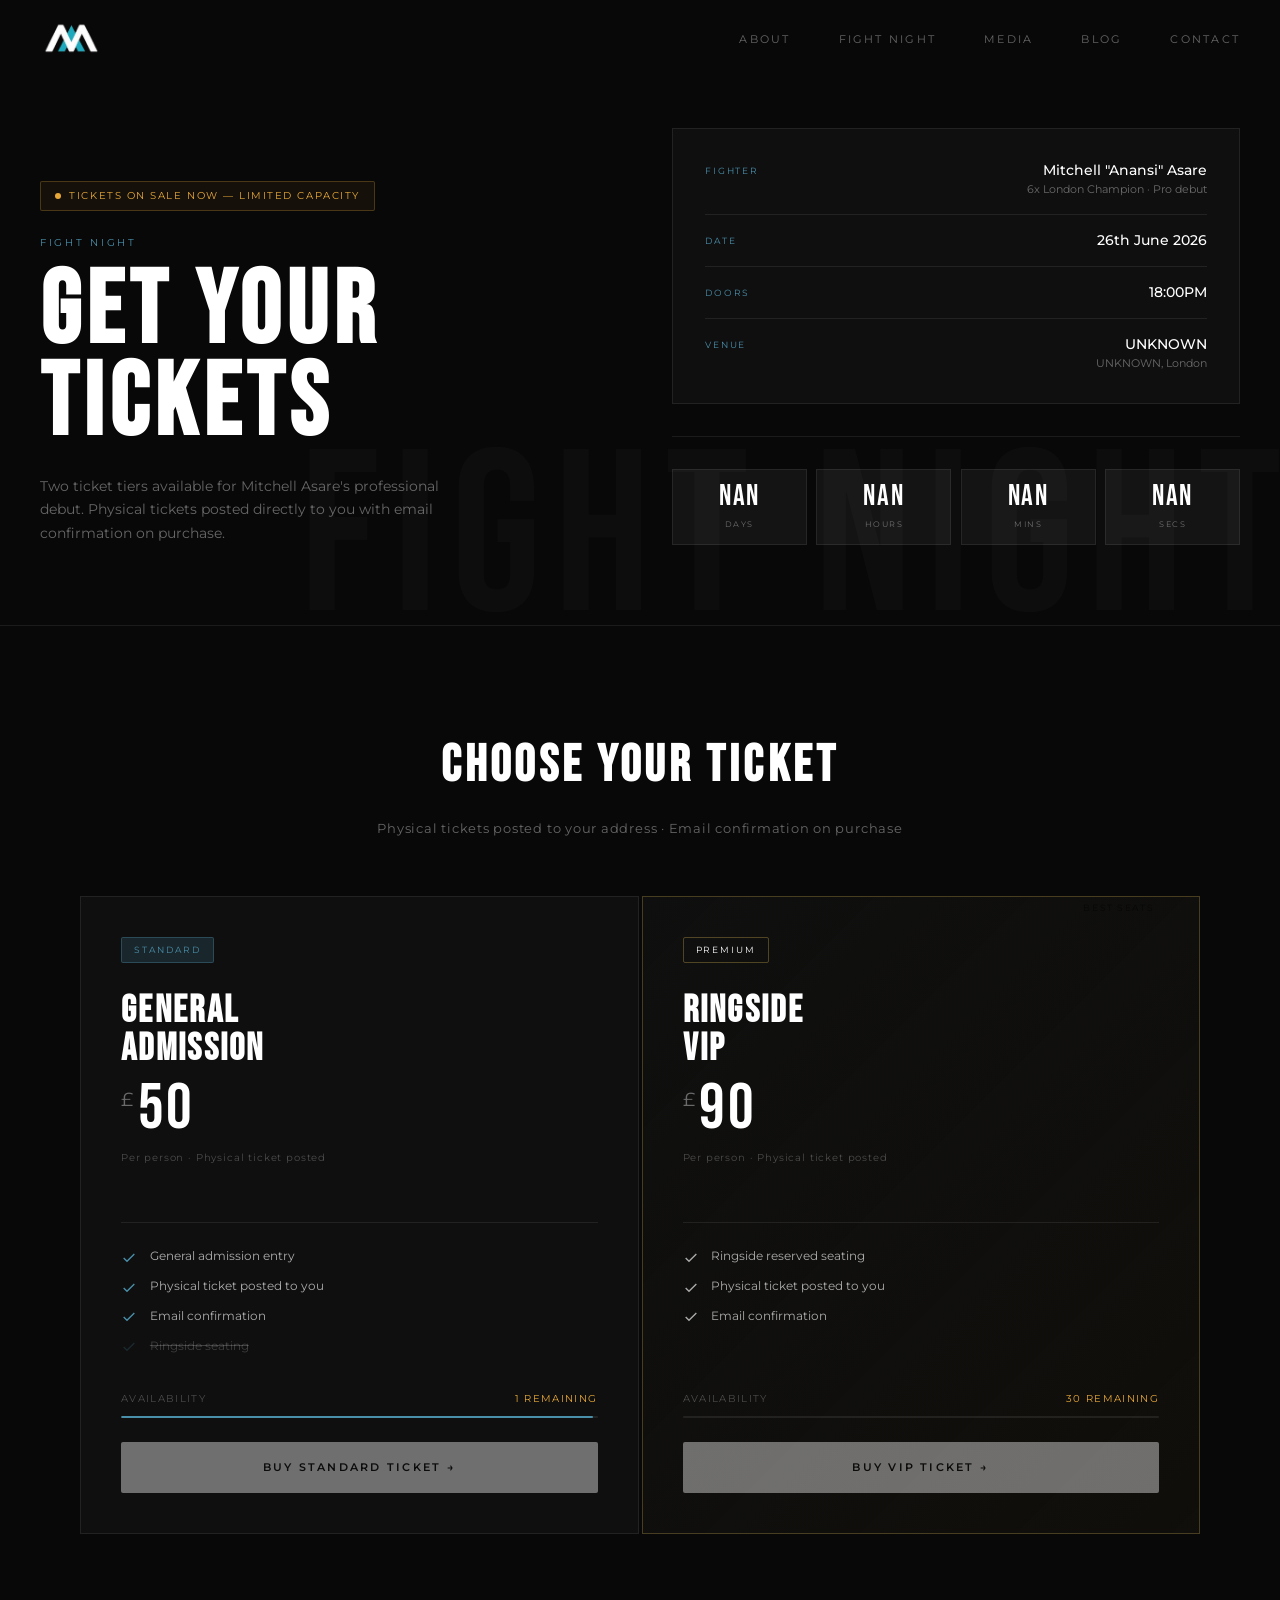
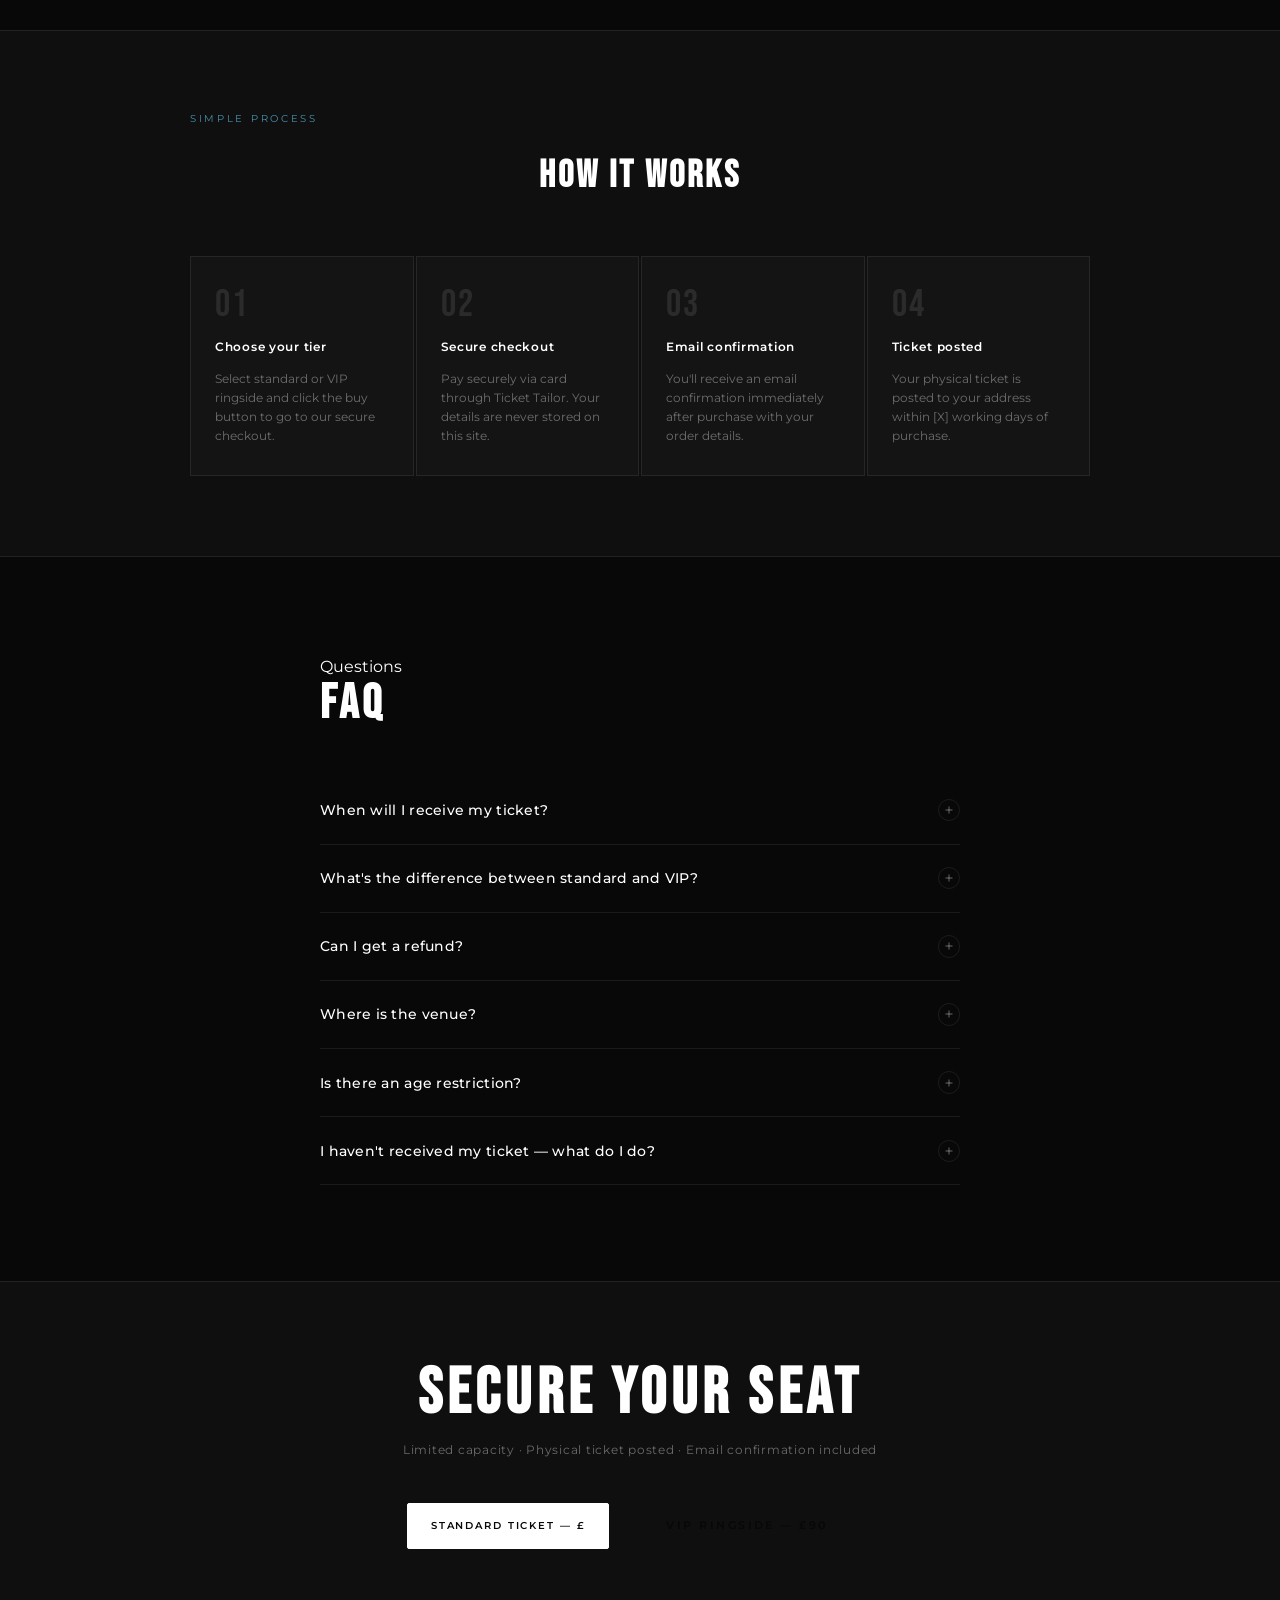
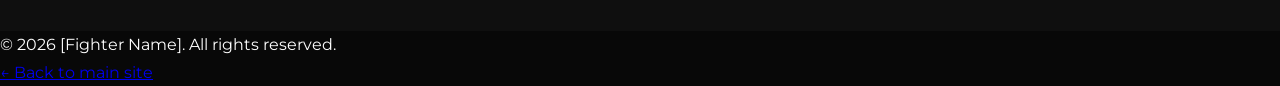
<file: tickets.html>
<!DOCTYPE html>
<html lang="en">
<head>
  <meta charset="UTF-8" />
  <meta name="viewport" content="width=device-width, initial-scale=1.0" />

  <title>Mitchell Asare — Get Tickets | Professional Debut</title>
  <meta name="description" content="Get your tickets for Mitchell Asare's professional boxing debut. Two ticket tiers available — limited capacity." />
  <meta name="keywords" content="Mitchell Asare tickets, boxing tickets London, boxing North London, professional debut tickets" />
  <meta property="og:title" content="Get Tickets — Mitchell Asare Pro Debut" />
  <meta property="og:description" content="Secure your seat for Mitchell Asare's professional boxing debut. Limited capacity — two ticket tiers available." />
  <meta property="og:image" content="./assets/images/og-image.jpg" />
  <link rel="canonical" href="https://yoursite.com/tickets.html" />

  <link rel="preconnect" href="https://fonts.googleapis.com" />
  <link rel="preconnect" href="https://fonts.gstatic.com" crossorigin />
  <link href="https://fonts.googleapis.com/css2?family=Bebas+Neue&family=Montserrat:wght@300;400;500;600&display=swap" rel="stylesheet" />



  <link href="styles/root.css" rel="stylesheet" />
  <link href="styles/tickets.css" rel="stylesheet" />
  <link href="styles/nav.css" rel="stylesheet" />
 

  <style>


  </style>
</head>
<body>

  <!-- ─── Nav ─────────────────────────────────────────────────── -->
  <nav id="nav">
    <a href="index.html" class="nav-logo">
      <img src="/logo.jpg" alt="Mitchell Asare" height="36" onerror="this.style.display='none'; this.nextElementSibling.style.display='block';" />
      <span class="nav-logo-fallback">Mitchell Asare</span>
    </a>
    <ul class="nav-links">
      <li><a href="index.html#about">About</a></li>
      <li><a href="index.html#fight">Fight night</a></li>
      <li><a href="media.html">Media</a></li>
      <li><a href="blog.html">Blog</a></li>
      <li><a href="index.html#contact">Contact</a></li>
    </ul>
   
    <button class="cs-toggle" id="cs-toggle" aria-label="Open menu" aria-expanded="false" aria-controls="cs-ul-wrapper">
      <span class="cs-box" aria-hidden="true">
        <span class="cs-line cs-line1"></span>
        <span class="cs-line cs-line2"></span>
        <span class="cs-line cs-line3"></span>
      </span>
    </button>
    <div class="cs-ul-wrapper" id="cs-ul-wrapper">
      <ul class="cs-ul">
        <li class="cs-li"><a href="index.html#about"   class="cs-li-link">About</a></li>
        <li class="cs-li"><a href="index.html#fight"   class="cs-li-link">Fight night</a></li>
        <li class="cs-li"><a href="media.html"         class="cs-li-link">Media</a></li>
        <li class="cs-li"><a href="blog.html"          class="cs-li-link">Blog</a></li>
        <li class="cs-li"><a href="index.html#contact" class="cs-li-link">Contact</a></li>
      </ul>
      <div class="cs-menu-footer">
        <a href="tickets.html" class="cs-menu-notify">Get tickets</a>
        <div class="cs-menu-socials">
          <a href="#" class="cs-menu-social-link" aria-label="Instagram" target="_blank" rel="noopener">
            <svg viewBox="0 0 24 24" fill="none" stroke="currentColor" stroke-width="1.5" width="18" height="18"><rect x="2" y="2" width="20" height="20" rx="5"/><circle cx="12" cy="12" r="5"/><circle cx="17.5" cy="6.5" r="1" fill="currentColor" stroke="none"/></svg>
          </a>
          <a href="#" class="cs-menu-social-link" aria-label="TikTok" target="_blank" rel="noopener">
            <svg viewBox="0 0 24 24" fill="none" stroke="currentColor" stroke-width="1.5" width="18" height="18"><path d="M9 12a4 4 0 1 0 4 4V4a5 5 0 0 0 5 5"/></svg>
          </a>
          <a href="#" class="cs-menu-social-link" aria-label="YouTube" target="_blank" rel="noopener">
            <svg viewBox="0 0 24 24" fill="none" stroke="currentColor" stroke-width="1.5" width="18" height="18"><path d="M22.54 6.42a2.78 2.78 0 0 0-1.95-1.96C18.88 4 12 4 12 4s-6.88 0-8.59.46A2.78 2.78 0 0 0 1.46 6.42 29 29 0 0 0 1 12a29 29 0 0 0 .46 5.58 2.78 2.78 0 0 0 1.95 1.95C5.12 20 12 20 12 20s6.88 0 8.59-.47a2.78 2.78 0 0 0 1.95-1.95A29 29 0 0 0 23 12a29 29 0 0 0-.46-5.58z"/><polygon points="9.75 15.02 15.5 12 9.75 8.98 9.75 15.02" fill="currentColor" stroke="none"/></svg>
          </a>
        </div>
        <div class="cs-menu-creds">
          <span>6x London Champion</span><span class="dot">·</span>
          <span>70+ fights</span><span class="dot">·</span>
          <span>Pro debut</span>
        </div>
      </div>
    </div>
  </nav>

  <!-- ─── Hero ─────────────────────────────────────────────────── -->
  <div class="tickets-hero">
    <div class="tickets-hero-inner">
      <div>
        <div class="urgency-badge">
          <span class="urgency-dot"></span>
          Tickets on sale now — limited capacity
        </div>
        <p class="section-eyebrow">Fight night</p>
        <h1 class="tickets-title">Get your<br>tickets</h1>
        <p class="tickets-subtitle">
          Two ticket tiers available for Mitchell Asare's professional debut.
          Physical tickets posted directly to you with email confirmation on purchase.
        </p>
      </div>

      <!-- Fight info + countdown -->
      <div>
        <div class="fight-info-card">
          <div class="fight-info-row">
            <span class="fight-info-label">Fighter</span>
            <span class="fight-info-value">
              Mitchell "Anansi" Asare
              <small>6x London Champion · Pro debut</small>
            </span>
          </div>
          <div class="fight-info-row">
            <span class="fight-info-label">Date</span>
            <span class="fight-info-value">26th June 2026</span>
          </div>
          <div class="fight-info-row">
            <span class="fight-info-label">Doors</span>
            <span class="fight-info-value">18:00PM</span>
          </div>
          <div class="fight-info-row">
            <span class="fight-info-label">Venue</span>
            <span class="fight-info-value" data-fight="venue">
              UNKNOWN
              <small>UNKNOWN, London</small>
            </span>
          </div>
        </div>

        <div class="tickets-countdown">
          <div class="tc-unit">
            <span class="tc-num" id="tc-days">00</span>
            <span class="tc-label">Days</span>
          </div>
          <div class="tc-unit">
            <span class="tc-num" id="tc-hours">00</span>
            <span class="tc-label">Hours</span>
          </div>
          <div class="tc-unit">
            <span class="tc-num" id="tc-mins">00</span>
            <span class="tc-label">Mins</span>
          </div>
          <div class="tc-unit">
            <span class="tc-num" id="tc-secs">00</span>
            <span class="tc-label">Secs</span>
          </div>
        </div>
      </div>
    </div>
  </div>

  <!-- ─── Ticket tiers ──────────────────────────────────────────── -->
  <div class="tickets-section">
    <div class="tickets-section-header">
      <h2>Choose your ticket</h2>
      <p>Physical tickets posted to your address · Email confirmation on purchase</p>
    </div>

    <div class="tier-grid">

      <!-- ══════════════════════════════════════════════
           TIER 1 — STANDARD
           Update: price, inclusions, availability %,
           remaining count, and Ticket Tailor link
           ══════════════════════════════════════════════ -->
      <div class="tier-card standard">
        <span class="tier-badge standard">Standard</span>
        <h2 class="tier-name">General<br>Admission</h2>
        <div class="tier-price">
          <span class="tier-price-currency">£</span>
          <span class="tier-price-amount">
            <!-- UPDATE: set your standard ticket price -->
            50
          </span>
        </div>
        <p class="tier-price-note">Per person · Physical ticket posted</p>

        <div class="tier-divider"></div>

        <ul class="tier-inclusions">
          <li>
            <svg class="tick" viewBox="0 0 24 24" fill="none" stroke="currentColor" stroke-width="2"><polyline points="20 6 9 17 4 12"/></svg>
            General admission entry
          </li>
          <li>
            <svg class="tick" viewBox="0 0 24 24" fill="none" stroke="currentColor" stroke-width="2"><polyline points="20 6 9 17 4 12"/></svg>
            Physical ticket posted to you
          </li>
          <li>
            <svg class="tick" viewBox="0 0 24 24" fill="none" stroke="currentColor" stroke-width="2"><polyline points="20 6 9 17 4 12"/></svg>
            Email confirmation
          </li>
           <li class="excluded">
            <svg class="tick" viewBox="0 0 24 24" fill="none" stroke="currentColor" stroke-width="2"><polyline points="20 6 9 17 4 12"/></svg>
            Ringside seating
          </li>
         
          <!-- <li class="excluded">
            <svg class="tick" viewBox="0 0 24 24" fill="none" stroke="currentColor" stroke-width="2"><polyline points="20 6 9 17 4 12"/></svg>
            Meet &amp; greet access
          </li> -->
        </ul>

        <!-- Availability bar — update the width % and remaining count -->
        <div class="tier-availability">
          <div class="tier-availability-label">
            <span>Availability</span>
            <span>[XX] remaining</span>
          </div>
          <div class="availability-bar">
            <!-- Set width to reflect how many are left e.g. 60% = 60% sold -->
            <div class="availability-fill standard" style="width: 40%;"></div>
          </div>
        </div>

        <!--
          UPDATE: Replace # with your Ticket Tailor link for standard tickets
          e.g. href="https://www.tickettailor.com/events/yourname/standard"
        -->
        <a href="#" class="tier-buy-btn standard" target="_blank" rel="noopener">
          Buy standard ticket →
        </a>
      </div>

      <!-- ══════════════════════════════════════════════
           TIER 2 — PREMIUM
           Update: price, inclusions, availability %,
           remaining count, and Ticket Tailor link
           ══════════════════════════════════════════════ -->
      <div class="tier-card premium">
        <div class="tier-recommended">Best seats</div>
        <span class="tier-badge premium">Premium</span>
        <h2 class="tier-name">Ringside<br>VIP</h2>
        <div class="tier-price">
          <span class="tier-price-currency">£</span>
          <span class="tier-price-amount">
            <!-- UPDATE: set your premium ticket price -->
            90
          </span>
        </div>
        <p class="tier-price-note">Per person · Physical ticket posted</p>

        <div class="tier-divider"></div>

        <ul class="tier-inclusions">
          <li>
            <svg class="tick" viewBox="0 0 24 24" fill="none" stroke="currentColor" stroke-width="2"><polyline points="20 6 9 17 4 12"/></svg>
            Ringside reserved seating
          </li>
          <li>
            <svg class="tick" viewBox="0 0 24 24" fill="none" stroke="currentColor" stroke-width="2"><polyline points="20 6 9 17 4 12"/></svg>
            Physical ticket posted to you
          </li>
          <li>
            <svg class="tick" viewBox="0 0 24 24" fill="none" stroke="currentColor" stroke-width="2"><polyline points="20 6 9 17 4 12"/></svg>
            Email confirmation
          </li>
          <li>
            <!-- <svg class="tick" viewBox="0 0 24 24" fill="none" stroke="currentColor" stroke-width="2"><polyline points="20 6 9 17 4 12"/></svg>
            Access to all undercard bouts -->
          </li>
          <li>
            <!-- <svg class="tick" viewBox="0 0 24 24" fill="none" stroke="currentColor" stroke-width="2"><polyline points="20 6 9 17 4 12"/></svg>
            Ringside seating -->
          </li>
          <li>
            <!-- UPDATE: change to excluded class if meet & greet isn't included -->
            <!-- <svg class="tick" viewBox="0 0 24 24" fill="none" stroke="currentColor" stroke-width="2"><polyline points="20 6 9 17 4 12"/></svg>
            Meet &amp; greet access -->
          </li>
        </ul>

        <!-- Availability bar — premium tickets more scarce -->
        <div class="tier-availability">
          <div class="tier-availability-label">
            <span>Availability</span>
            <span>[XX] remaining</span>
          </div>
          <div class="availability-bar">
            <div class="availability-fill premium" style="width: 65%;"></div>
          </div>
        </div>

        <!--
          UPDATE: Replace # with your Ticket Tailor link for premium tickets
        -->
        <a href="#" class="tier-buy-btn premium" target="_blank" rel="noopener">
          Buy VIP ticket →
        </a>
      </div>

    </div>
  </div>

  <!-- ─── How it works ─────────────────────────────────────────── -->
  <div class="how-it-works">
    <div class="how-inner">
      <p class="section-eyebrow">Simple process</p>
      <h2 class="how-title">How it works</h2>
      <div class="how-steps">
        <div class="how-step">
          <span class="how-step-num">01</span>
          <span class="how-step-title">Choose your tier</span>
          <p class="how-step-desc">Select standard or VIP ringside and click the buy button to go to our secure checkout.</p>
        </div>
        <div class="how-step">
          <span class="how-step-num">02</span>
          <span class="how-step-title">Secure checkout</span>
          <p class="how-step-desc">Pay securely via card through Ticket Tailor. Your details are never stored on this site.</p>
        </div>
        <div class="how-step">
          <span class="how-step-num">03</span>
          <span class="how-step-title">Email confirmation</span>
          <p class="how-step-desc">You'll receive an email confirmation immediately after purchase with your order details.</p>
        </div>
        <div class="how-step">
          <span class="how-step-num">04</span>
          <span class="how-step-title">Ticket posted</span>
          <p class="how-step-desc">Your physical ticket is posted to your address within [X] working days of purchase.</p>
        </div>
      </div>
    </div>
  </div>

  <!-- ─── FAQ ──────────────────────────────────────────────────── -->
  <div class="faq-section">
    <p class="ection-eyebrow">Questions</p>
    <h2 class="faq-title">FAQ</h2>

    <div class="faq-item">
      <button class="faq-question" aria-expanded="false">
        When will I receive my ticket?
        <span class="faq-icon" aria-hidden="true">
          <svg viewBox="0 0 24 24" fill="none" stroke="currentColor" stroke-width="2" width="12" height="12"><path d="M12 5v14M5 12h14"/></svg>
        </span>
      </button>
      <div class="faq-answer">
        <div class="faq-answer-inner">
          Physical tickets are posted within [X] working days of your purchase. If you order close to the fight date, please contact us directly at [email address] and we'll arrange an alternative.
        </div>
      </div>
    </div>

    <div class="faq-item">
      <button class="faq-question" aria-expanded="false">
        What's the difference between standard and VIP?
        <span class="faq-icon" aria-hidden="true">
          <svg viewBox="0 0 24 24" fill="none" stroke="currentColor" stroke-width="2" width="12" height="12"><path d="M12 5v14M5 12h14"/></svg>
        </span>
      </button>
      <div class="faq-answer">
        <div class="faq-answer-inner">
          Standard tickets give you general admission access to the full event. VIP ringside tickets include reserved seats closest to the ring, giving you the best view of the action, plus meet &amp; greet access after the main event.
        </div>
      </div>
    </div>

    <div class="faq-item">
      <button class="faq-question" aria-expanded="false">
        Can I get a refund?
        <span class="faq-icon" aria-hidden="true">
          <svg viewBox="0 0 24 24" fill="none" stroke="currentColor" stroke-width="2" width="12" height="12"><path d="M12 5v14M5 12h14"/></svg>
        </span>
      </button>
      <div class="faq-answer">
        <div class="faq-answer-inner">
          Tickets are non-refundable unless the event is cancelled or rescheduled. In that case, full refunds will be issued automatically. If the event is rescheduled, your ticket remains valid for the new date.
        </div>
      </div>
    </div>

    <div class="faq-item">
      <button class="faq-question" aria-expanded="false">
        Where is the venue?
        <span class="faq-icon" aria-hidden="true">
          <svg viewBox="0 0 24 24" fill="none" stroke="currentColor" stroke-width="2" width="12" height="12"><path d="M12 5v14M5 12h14"/></svg>
        </span>
      </button>
      <div class="faq-answer">
        <div class="faq-answer-inner">
          The fight takes place at [Venue Name], [Full Address], London. The nearest tube station is [Station Name]. Doors open at [Time] and the first bout starts at [Time].
        </div>
      </div>
    </div>

    <div class="faq-item">
      <button class="faq-question" aria-expanded="false">
        Is there an age restriction?
        <span class="faq-icon" aria-hidden="true">
          <svg viewBox="0 0 24 24" fill="none" stroke="currentColor" stroke-width="2" width="12" height="12"><path d="M12 5v14M5 12h14"/></svg>
        </span>
      </button>
      <div class="faq-answer">
        <div class="faq-answer-inner">
          <!-- UPDATE: add your actual age policy -->
          [Add your age restriction policy here — e.g. 18+ only, or under 16s must be accompanied by an adult.]
        </div>
      </div>
    </div>

    <div class="faq-item">
      <button class="faq-question" aria-expanded="false">
        I haven't received my ticket — what do I do?
        <span class="faq-icon" aria-hidden="true">
          <svg viewBox="0 0 24 24" fill="none" stroke="currentColor" stroke-width="2" width="12" height="12"><path d="M12 5v14M5 12h14"/></svg>
        </span>
      </button>
      <div class="faq-answer">
        <div class="faq-answer-inner">
          If you haven't received your ticket within [X] working days, please get in touch via the contact form on this site or email [email address] with your order confirmation number and we'll sort it out straight away.
        </div>
      </div>
    </div>

  </div>

  <!-- ─── Final CTA ─────────────────────────────────────────────── -->
  <div class="tickets-cta">
    <h2>Secure your seat</h2>
    <p>Limited capacity · Physical ticket posted · Email confirmation included</p>
    <div class="cta-btn-group">
      <a href="#" class="btn-primary" target="_blank" rel="noopener" id="standard-price">Standard ticket — £<span data-config="tickets.standard.price"></span></a>
      <a href="#" class="btn-gold" target="_blank" rel="noopener">VIP ringside — £90</a>
    </div>
  </div>

  <!-- ─── Footer ───────────────────────────────────────────────── -->
  <footer>
    <p>&copy; 2026 [Fighter Name]. All rights reserved.</p>
    <a href="index.html">← Back to main site</a>
  </footer>



<script src="js/config.js"></script>
<script src="js/nav.js"></script>
<script src="js/countdown.js"></script>
<script src="js/ticket-page.js"></script>
  
<script>
  // Start countdown using ticket page element IDs
startCountdown({
  days:  'tc-days',
  hours: 'tc-hours',
  mins:  'tc-mins',
  secs:  'tc-secs'
});
</script>
</body>
</html>
</file>
<file: styles/root.css>
/* ─── Reset & base ─────────────────────────────────────────── */
    *, *::before, *::after { box-sizing: border-box; margin: 0; padding: 0; }

    :root {
      --black:       #080808;
      --off-black:   #0f0f0f;
      --dark:        #141414;
      --mid:         #1e1e1e;
      --border:      rgba(255,255,255,0.08);
      --white:       #ffffff;
      --off-white:   #e8e8e8;
      --muted:       rgba(255,255,255,0.38);
      --accent:      #4a8faa;
      --accent-dim:  rgba(74,143,170,0.18);
      --font-display: 'Bebas Neue', sans-serif;
      --font-body:    'Montserrat', sans-serif;
    }

    html { scroll-behavior: smooth; }

    body {
      background: var(--black);
      color: var(--white);
      font-family: var(--font-body);
      font-weight: 400;
      line-height: 1.7;
      overflow-x: hidden;
    }

    /* root.css */
.btn-primary,
.btn-primary-input {
  display: inline-block;
  font-family: var(--font-body);
  font-size: 0.65rem;
  letter-spacing: 0.18em;
  text-transform: uppercase;
  font-weight: 600;
  color: var(--black);
  background: var(--white);
  border: 1px solid var(--white);
  padding: 0.85rem 1.4rem;
  border-radius: 2px;
  cursor: pointer;
  text-decoration: none;
  transition: background 0.2s, color 0.2s;
  white-space: nowrap;
}

.btn-primary:hover,
.btn-primary-input:hover {
  background: var(--accent);
  border-color: var(--accent);
  color: var(--white);
}


.media-filters,
.blog-filters {
  display: flex;
  align-items: center;
  gap: 0.6rem;
  flex-wrap: wrap;
  padding: 1.5rem 2.5rem;
  border-bottom: 1px solid var(--border);
}

    .filter-btn {
      font-size: 0.62rem;
      letter-spacing: 0.16em;
      text-transform: uppercase;
      color: var(--muted);
      background: none;
      border: 1px solid var(--border);
      padding: 0.4rem 1rem;
      border-radius: 2px;
      cursor: pointer;
      transition: color 0.2s, border-color 0.2s, background 0.2s;
      font-family: var(--font-body);
    }

    .filter-btn:hover,
    .filter-btn.active {
      color: var(--white);
      border-color: rgba(255,255,255,0.3);
      background: rgba(255,255,255,0.05);
    }

    .filter-btn.active {
      color: var(--accent);
      border-color: var(--accent);
      background: var(--accent-dim);
    }

   .filter-label {
      font-size: 0.58rem;
      letter-spacing: 0.18em;
      text-transform: uppercase;
      color: rgba(255,255,255,0.2);
      margin-right: 0.4rem;
    }


    /* ─── Load more button ─────────────────────────────────────── */
    .load-more-wrap {
      text-align: center;
      margin-top: 3rem;
    }

    .load-more-btn {
      font-size: 0.68rem;
      letter-spacing: 0.2em;
      text-transform: uppercase;
      color: var(--muted);
      background: none;
      border: 1px solid var(--border);
      padding: 0.9rem 2.5rem;
      cursor: pointer;
      font-family: var(--font-body);
      border-radius: 2px;
      transition: color 0.2s, border-color 0.2s;
    }

    .load-more-btn:hover { color: var(--white); border-color: rgba(255,255,255,0.3); }



    .section-eyebrow {
      font-size: 0.6rem;
      letter-spacing: 0.28em;
      text-transform: uppercase;
      color: var(--accent);
      margin-bottom: 1rem;
    }

       .btn-gold {
      display: inline-block;
      font-size: 0.7rem;
      letter-spacing: 0.22em;
      text-transform: uppercase;
      font-weight: 600;
      color: var(--black);
      background: var(--gold);
      padding: 1rem 2.8rem;
      border-radius: 2px;
      text-decoration: none;
      transition: background 0.25s;
    }

    .btn-gold:hover { background: #e0b84e; }

    @keyframes pulse {
      0%, 100% { opacity: 1; transform: scale(1); }
      50%       { opacity: 0.4; transform: scale(0.7); }
    }

       .urgency-dot {
      width: 6px; height: 6px;
      border-radius: 50%;
      background: #e8a838;
      animation: pulse 1.8s ease-in-out infinite;
    }
</file>
<file: styles/critical.css>
/* ─── 01 · HERO ────────────────────────────────────────────── */
    #hero {
      position: relative;
      width: 100%;
      height: 100vh;
      min-height: 700px;
      display: flex;
      flex-direction: column;
      align-items: center;
      justify-content: center;
      overflow: hidden;
      text-align: center;
    }
.hero-bg {
  position: absolute;
  inset: 0;
  z-index: 0;
}

.hero-bg img {
  width: 100%;
  height: 100%;
  object-fit: cover;
  object-position: center top;
  display: block;
}

 #hero::after {
  content: '';
  position: absolute;
  inset: 0;
  background:
    radial-gradient(ellipse at center, transparent 20%, rgba(0,0,0,0.85) 100%),
    linear-gradient(to bottom, rgba(0,0,0,0.5) 0%, transparent 35%, transparent 55%, rgba(0,0,0,0.98) 100%),
    linear-gradient(to right, rgba(0,0,0,0.5) 0%, transparent 20%, transparent 80%, rgba(0,0,0,0.5) 100%);
  z-index: 2;
  pointer-events: none;
}
    .hero-content {
      position: relative;
      z-index: 10;
      display: flex;
      flex-direction: column;
      align-items: center;
      gap: 0;
      animation: heroFadeUp 1.2s cubic-bezier(0.16, 1, 0.3, 1) both;
    }

    @keyframes heroFadeUp {
      from { opacity: 0; transform: translateY(28px); }
      to   { opacity: 1; transform: translateY(0); }
    }

.hero-tag {
      font-size: 0.62rem;
      letter-spacing: 0.28em;
      text-transform: uppercase;
      color: var(--accent);
      border: 1px solid rgba(74,143,170,0.35);
      padding: 0.35rem 1rem;
      border-radius: 2px;
      margin-bottom: 1.5rem;
      animation: heroFadeUp 1.2s 0.1s cubic-bezier(0.16, 1, 0.3, 1) both;
    }
 
    .hero-name {
      font-family: var(--font-display);
      font-size: clamp(5rem, 14vw, 11rem);
      line-height: 0.88;
      letter-spacing: 0.06em;
      color: var(--white);
      animation: heroFadeUp 1.2s 0.2s cubic-bezier(0.16, 1, 0.3, 1) both;
      display: flex;
      flex-direction: column;
      align-items: center;
      position: relative;
    }
 
    .hero-firstname,
    .hero-surname {
      display: block;
      line-height: 0.88;
    }
 
    .stage-name {
      position: absolute;
      top: 48%;
      left: 50%;
      transform: translate(-50%, -50%);
      width: clamp(8rem, 102vw, 45rem);
      height: auto;
      object-fit: contain;
      z-index: 2;
      pointer-events: none;
    }
 
    .hero-divider {
      width: 40px;
      height: 1px;
      background: var(--border);
      margin: 1.8rem 0;
      animation: heroFadeUp 1.2s 0.3s cubic-bezier(0.16, 1, 0.3, 1) both;
    }

    /* ── Countdown ── */
    .countdown {
      display: flex;
      gap: 1rem;
      margin-bottom: 2rem;
      animation: heroFadeUp 1.2s 0.4s cubic-bezier(0.16, 1, 0.3, 1) both;
    }

    .countdown-unit {
      display: flex;
      flex-direction: column;
      align-items: center;
      gap: 0.4rem;
    }

    .countdown-num {
      font-family: var(--font-display);
      font-size: clamp(2.4rem, 5vw, 3.6rem);
      letter-spacing: 0.06em;
      line-height: 1;
      color: var(--white);
      min-width: 2ch;
      text-align: center;
    }

    .countdown-sep {
      font-family: var(--font-display);
      font-size: 2.4rem;
      color: var(--border);
      line-height: 1;
      padding-bottom: 1.4rem;
      align-self: flex-end;
    }

    .countdown-label {
      font-size: 0.58rem;
      letter-spacing: 0.22em;
      text-transform: uppercase;
      color: var(--muted);
    }

    /* ── Ticket CTA ── */
    .btn-primary {
      display: inline-block;
      font-size: 0.7rem;
      letter-spacing: 0.22em;
      text-transform: uppercase;
      font-weight: 600;
      color: var(--black);
      background: var(--white);
      padding: 1rem 2.8rem;
      border-radius: 2px;
      text-decoration: none;
      transition: background 0.25s, color 0.25s, transform 0.2s;
      animation: heroFadeUp 1.2s 0.5s cubic-bezier(0.16, 1, 0.3, 1) both;
    }

    .btn-primary:hover {
      background: var(--accent);
      color: var(--white);
      transform: translateY(-2px);
    }

    /* ── Credential strip at bottom of hero ── */
    .hero-creds {
      position: absolute;
      bottom: 2.5rem;
      left: 0; right: 0;
      z-index: 10;
      display: flex;
      align-items: center;
      justify-content: center;
      gap: 1rem;
      animation: heroFadeUp 1.2s 0.7s cubic-bezier(0.16, 1, 0.3, 1) both;
    }

    .hero-cred-item {
      font-size: 0.6rem;
      letter-spacing: 0.18em;
      text-transform: uppercase;
      color: var(--muted);
    }

    .hero-cred-dot {
      width: 3px;
      height: 3px;
      border-radius: 50%;
      background: rgba(255,255,255,0.15);
    }

    /* Scroll indicator */
    .scroll-hint {
      position: absolute;
      bottom: 2.5rem;
      right: 2.5rem;
      z-index: 10;
      display: flex;
      flex-direction: column;
      align-items: center;
      gap: 0.5rem;
      animation: heroFadeUp 1.2s 0.9s cubic-bezier(0.16, 1, 0.3, 1) both;
    }

    .scroll-hint span {
      font-size: 0.55rem;
      letter-spacing: 0.2em;
      text-transform: uppercase;
      color: rgba(255,255,255,0.2);
      writing-mode: vertical-rl;
    }

    .scroll-line {
      width: 1px;
      height: 40px;
      background: rgba(255,255,255,0.12);
      position: relative;
      overflow: hidden;
    }

    .scroll-line::after {
      content: '';
      position: absolute;
      top: -100%;
      left: 0;
      width: 100%;
      height: 100%;
      background: var(--accent);
      animation: scrollDrop 1.8s ease-in-out infinite;
    }

    @keyframes scrollDrop {
      from { top: -100%; }
      to   { top: 200%; }
    }

    /* ── Media for scroll ── */
      @media (max-width: 768px) {
      /* nav { padding: 1rem 1.25rem; } */
      /* .nav-links { display: none; } */
 
      .hero-creds { flex-wrap: wrap; gap: 0.5rem; padding: 0 1.25rem; }
      .scroll-hint { display: none; }
      }


.hero-bg {
  position: absolute;
  inset: 0;
  z-index: 0;
  background-image: url('../assets/images/hero-bg.png');
  background-size: cover;
  background-position: center top;
  background-repeat: no-repeat;
}

@media (max-width: 480px) {
  .hero-bg {
    background-image: url('../assets/images/hero-bg-mobile.png');
    background-position: center top;
  }
}
</file>
<file: styles/local.css>
/* ─── Hero social strip ────────────────────────────────────── */
    .hero-social-strip {
      position: absolute;
      right: 2.5rem;
      top: 50%;
      transform: translateY(-50%);
      z-index: 10;
      display: flex;
      flex-direction: column;
      align-items: center;
      gap: 0.75rem;
      animation: heroFadeUp 1.2s 0.8s cubic-bezier(0.16, 1, 0.3, 1) both;
    }
 
    .hero-social-link {
      color: rgba(255,255,255,0.25);
      text-decoration: none;
      display: flex;
      align-items: center;
      justify-content: center;
      transition: color 0.2s, transform 0.2s;
    }
 
    .hero-social-link:hover {
      color: var(--white);
      transform: scale(1.15);
    }
 
    .hero-social-line {
      width: 1px;
      height: 20px;
      background: rgba(255,255,255,0.1);
    }
 
    @media (max-width: 768px) {
      .hero-social-strip { display: none; }
    }

    /* ─── 02 · STATS BAR ───────────────────────────────────────── */
    #stats {
      background: var(--off-black);
      border-top: 1px solid var(--border);
      border-bottom: 1px solid var(--border);
      padding: 3rem 2.5rem;
    }

    .stats-grid {
      max-width: 900px;
      margin: 0 auto;
      display: grid;
      grid-template-columns: repeat(3, 1fr);
      gap: 1px;
      background: var(--border);
    }

    .stat-item {
      background: var(--off-black);
      padding: 2rem 2.5rem;
      display: flex;
      flex-direction: column;
      align-items: center;
      gap: 0.4rem;
      text-align: center;
      transition: background 0.25s;
    }

    .stat-item:hover { background: var(--dark); }

    .stat-num {
      font-family: var(--font-display);
      font-size: clamp(2.8rem, 5vw, 4rem);
      letter-spacing: 0.06em;
      color: var(--white);
      line-height: 1;
    }

    .stat-label {
      font-size: 0.62rem;
      letter-spacing: 0.2em;
      text-transform: uppercase;
      color: var(--muted);
    }

    /* ─── 03 · ABOUT ───────────────────────────────────────────── */
    #about {
      padding: 8rem 2.5rem;
      max-width: 1200px;
      margin: 0 auto;
    }
    .about-grid {
      display: grid;
      grid-template-columns: 1fr 1fr;
      gap: 5rem;
      align-items: start;
      margin-top: 3rem;
    }

    /* Video embed */
 .video-wrap {
  position: relative;
  width: 100%;
  aspect-ratio: 16/9;
  background: var(--dark);
  border: 1px solid var(--border);
  border-bottom: none;
  overflow: hidden;
}

    .video-wrap video {
      position: absolute;
      inset: 0;
      width: 100%;
      height: 100%;
      border: none;
    }


.unmute-btn {
  position: absolute;
  bottom: 1rem;
  right: 1rem;
  width: 2.6rem;
  height: 2.6rem;
  background: rgba(0,0,0,0.55);
  backdrop-filter: blur(8px);
  border: 1px solid rgba(255,255,255,0.15);
  border-radius: 50%;
  display: flex;
  align-items: center;
  justify-content: center;
  cursor: pointer;
  color: white;
  transition: background 0.2s, transform 0.2s;
  z-index: 10;
}

.unmute-btn:hover {
  background: rgba(0,0,0,0.8);
  transform: scale(1.08);
}
    .about-text h2 {
      font-family: var(--font-display);
      font-size: clamp(2rem, 4vw, 3rem);
      letter-spacing: 0.06em;
      line-height: 1;
      margin-bottom: 1.5rem;
    }

    .about-text p {
      font-size: 0.9rem;
      color: rgba(255,255,255,0.65);
      line-height: 1.85;
      margin-bottom: 1.2rem;
    }

    .pull-quote {
      border-left: 2px solid var(--accent);
      padding: 1rem 0 1rem 1.5rem;
      margin: 2rem 0;
      font-family: var(--font-display);
      font-size: 1.5rem;
      letter-spacing: 0.04em;
      line-height: 1.2;
      color: var(--off-white);
    }

    /* Credentials list */
    .cred-list {
      margin-top: 2rem;
      display: flex;
      flex-direction: column;
      gap: 0.6rem;
    }

    .cred-list-item {
      display: flex;
      align-items: center;
      gap: 0.8rem;
      font-size: 0.75rem;
      letter-spacing: 0.08em;
      color: var(--muted);
    }

    .cred-list-item::before {
      content: '';
      width: 16px;
      height: 1px;
      background: var(--accent);
      flex-shrink: 0;
    }

    /* ─── 04 · FIGHT ───────────────────────────────────────────── */
    #fight {
      background: var(--off-black);
      border-top: 1px solid var(--border);
      border-bottom: 1px solid var(--border);
      padding: 8rem 2.5rem;
    }

    .fight-inner {
      max-width: 1000px;
      margin: 0 auto;
    }

    .fight-grid {
      display: grid;
      grid-template-columns: 1fr 1fr;
      gap: 5rem;
      align-items: start;
      margin-top: 3rem;
    }

    .fight-details h2 {
      font-family: var(--font-display);
      font-size: clamp(2rem, 4vw, 3rem);
      letter-spacing: 0.08em;
      line-height: 1;
      margin-bottom: 2rem;
    }

    .fight-meta {
      display: flex;
      flex-direction: column;
      gap: 1.2rem;
      margin-bottom: 2.5rem;
    }

    .fight-meta-item {
      display: flex;
      flex-direction: column;
      gap: 0.2rem;
    }

    .fight-meta-label {
      font-size: 0.58rem;
      letter-spacing: 0.22em;
      text-transform: uppercase;
      color: var(--accent);
    }

    .fight-meta-value {
      font-size: 1rem;
      font-weight: 500;
      color: var(--white);
    }

    .fight-meta-divider {
      width: 100%;
      height: 1px;
      background: var(--border);
    }

    /* Map placeholder */
    .map-wrap {
      width: 100%;
      aspect-ratio: 4/3;
      background: var(--dark);
      border: 1px solid var(--border);
      display: flex;
      align-items: center;
      justify-content: center;
      flex-direction: column;
      gap: 0.8rem;
      color: var(--muted);
    }

    .map-wrap span {
      font-size: 0.65rem;
      letter-spacing: 0.18em;
      text-transform: uppercase;
    }

    /* Countdown small repeat */
    .fight-countdown {
      display: flex;
      gap: 0.8rem;
      margin-bottom: 2rem;
    }

    .fight-count-unit {
      background: var(--mid);
      border: 1px solid var(--border);
      padding: 0.8rem 1rem;
      text-align: center;
      min-width: 60px;
    }

    .fight-count-num {
      font-family: var(--font-display);
      font-size: 1.6rem;
      letter-spacing: 0.06em;
      line-height: 1;
      color: var(--white);
    }

    .fight-count-label {
      font-size: 0.52rem;
      letter-spacing: 0.18em;
      text-transform: uppercase;
      color: var(--muted);
      margin-top: 0.3rem;
    }

    /* ─── 05 · GALLERY ─────────────────────────────────────────── */
    #gallery {
      padding: 8rem 2.5rem;
      max-width: 1200px;
      margin: 0 auto;
    }

    .gallery-grid {
      display: grid;
      grid-template-columns: repeat(3, 1fr);
      gap: 3px;
      margin-top: 3rem;
    }

    .gallery-item {
      aspect-ratio: 1;
      background: var(--dark);
      border: 1px solid var(--border);
      overflow: hidden;
      cursor: pointer;
      position: relative;
    }

    .gallery-item img {
      width: 100%;
      height: 100%;
      object-fit: cover;
      display: block;
      transition: transform 0.5s cubic-bezier(0.16, 1, 0.3, 1), opacity 0.3s;
    }

    .gallery-item:hover img { transform: scale(1.06); opacity: 0.8; }

    /* Gallery placeholder */
    .gallery-placeholder {
      position: absolute;
      inset: 0;
      display: flex;
      align-items: center;
      justify-content: center;
      font-size: 0.6rem;
      letter-spacing: 0.15em;
      text-transform: uppercase;
      color: rgba(255,255,255,0.1);
    }

    /* ─── 06 · SOCIAL ──────────────────────────────────────────── */
    #social {
      background: var(--off-black);
      border-top: 1px solid var(--border);
      padding: 6rem 2.5rem;
      text-align: center;
    }
 
    .social-inner {
      max-width: 600px;
      margin: 0 auto;
    }
 
    .social-inner h2 {
      font-family: var(--font-display);
      font-size: clamp(2rem, 4vw, 3rem);
      letter-spacing: 0.08em;
      margin-bottom: 0.8rem;
    }
 
    .social-inner p {
      font-size: 0.8rem;
      color: var(--muted);
      letter-spacing: 0.06em;
      margin-bottom: 2.5rem;
    }
 
    .social-links {
      display: flex;
      align-items: center;
      justify-content: center;
      gap: 1.2rem;
      flex-wrap: wrap;
    }
 
    .social-link {
      display: flex;
      align-items: center;
      gap: 0.6rem;
      font-size: 0.65rem;
      letter-spacing: 0.18em;
      text-transform: uppercase;
      color: var(--muted);
      text-decoration: none;
      border: 1px solid var(--border);
      padding: 0.7rem 1.4rem;
      border-radius: 2px;
      transition: color 0.2s, border-color 0.2s;
    }
 
    .social-link:hover {
      color: var(--white);
      border-color: rgba(255,255,255,0.25);
    }
 
    /* Email signup */
    .email-form {
      display: flex;
      gap: 0;
      max-width: 420px;
      margin: 2.5rem auto 0;
    }
 
    .email-form input {
      flex: 1;
      background: var(--dark);
      border: 1px solid var(--border);
      border-right: none;
      color: var(--white);
      font-family: var(--font-body);
      font-size: 0.75rem;
      letter-spacing: 0.06em;
      padding: 0.85rem 1.2rem;
      outline: none;
      transition: border-color 0.2s;
    }
 
    .email-form input::placeholder { color: rgba(255,255,255,0.2); }
    .email-form input:focus { border-color: var(--accent); }
 
    .email-form button {
      background: var(--white);
      color: var(--black);
      border: 1px solid var(--white);
      font-family: var(--font-body);
      font-size: 0.65rem;
      letter-spacing: 0.18em;
      text-transform: uppercase;
      font-weight: 600;
      padding: 0.85rem 1.4rem;
      cursor: pointer;
      transition: background 0.2s, color 0.2s;
      white-space: nowrap;
    }
 
    .newsletter-note {
      font-size: 0.6rem;
      letter-spacing: 0.1em;
      color: rgba(255,255,255,0.18);
      margin-top: 0.8rem;
    }
 
    .email-form button:hover { background: var(--accent); border-color: var(--accent); color: var(--white); }
  
     /* ─── 07 · Contact ─────────────────────────────────────────── */
    #contact {
      padding: 8rem 2.5rem;
      border-top: 1px solid var(--border);
    }
 
    .contact-inner {
      max-width: 720px;
      margin: 0 auto;
    }
 
    .contact-inner h2 {
      font-family: var(--font-display);
      font-size: clamp(2.4rem, 4vw, 3.2rem);
      letter-spacing: 0.06em;
      line-height: 1;
      margin-bottom: 0.6rem;
    }
 
    .contact-inner > p {
      font-size: 0.82rem;
      color: var(--muted);
      letter-spacing: 0.06em;
      margin-bottom: 2.8rem;
    }
 
    .contact-form {
      display: flex;
      flex-direction: column;
      gap: 0.75rem;
    }
 
    .contact-row {
      display: grid;
      grid-template-columns: 1fr 1fr;
      gap: 0.75rem;
    }
 
    .contact-form input,
    .contact-form select,
    .contact-form textarea {
      width: 100%;
      background: var(--dark);
      border: 1px solid var(--border);
      color: var(--white);
      font-family: var(--font-body);
      font-size: 0.78rem;
      letter-spacing: 0.04em;
      padding: 0.9rem 1.1rem;
      outline: none;
      transition: border-color 0.2s, background 0.2s;
      border-radius: 0;
      appearance: none;
      -webkit-appearance: none;
    }
 
    .contact-form input::placeholder,
    .contact-form textarea::placeholder { color: rgba(255,255,255,0.2); }
 
    .contact-form input:focus,
    .contact-form select:focus,
    .contact-form textarea:focus {
      border-color: var(--accent);
      background: var(--mid);
    }
 
    /* Select arrow */
    .select-wrap {
      position: relative;
    }
 
    .select-wrap::after {
      content: '';
      position: absolute;
      right: 1.1rem;
      top: 50%;
      transform: translateY(-50%);
      width: 0;
      height: 0;
      border-left: 4px solid transparent;
      border-right: 4px solid transparent;
      border-top: 5px solid rgba(255,255,255,0.3);
      pointer-events: none;
    }
 
    .contact-form select { cursor: pointer; }
 
    .contact-form select option {
      background: var(--dark);
      color: var(--white);
    }
 
    /* Placeholder colour for select */
    .contact-form select:invalid { color: rgba(255,255,255,0.2); }
 
    .contact-form textarea {
      resize: vertical;
      min-height: 120px;
      line-height: 1.7;
    }
 
    .contact-form .btn-primary {
      align-self: flex-start;
      margin-top: 0.5rem;
      border: none;
      cursor: pointer;
      font-family: var(--font-body);
    }
 
    .contact-form .btn-primary:disabled {
      background: #1D9E75;
      color: var(--white);
      cursor: default;
      transform: none;
    }
 
    .contact-success {
      display: none;
      align-items: center;
      gap: 0.8rem;
      padding: 1rem 1.2rem;
      background: rgba(29,158,117,0.1);
      border: 1px solid rgba(29,158,117,0.25);
      font-size: 0.78rem;
      color: #4ecfa0;
      letter-spacing: 0.06em;
      margin-top: 0.5rem;
    }
 
    .contact-success.visible { display: flex; }
 
 
 
    /* ─── Responsive ───────────────────────────────────────────── */
    @media (max-width: 768px) {
      /* nav { padding: 1rem 1.25rem; } */
      /* .nav-links { display: none; } */
 
      /* .hero-creds { flex-wrap: wrap; gap: 0.5rem; padding: 0 1.25rem; }
      .scroll-hint { display: none; } */
 
      .stats-grid { grid-template-columns: 1fr; }
 
      #about, #gallery { padding: 5rem 1.25rem; }
      .about-grid { grid-template-columns: 1fr; gap: 2.5rem; }
 
      #fight { padding: 5rem 1.25rem; }
      .fight-grid { grid-template-columns: 1fr; gap: 2.5rem; }
 
      .gallery-grid { grid-template-columns: repeat(2, 1fr); }
 
      #social { padding: 4rem 1.25rem; }
      .email-form { flex-direction: column; }
      .email-form input { border-right: 1px solid var(--border); border-bottom: none; }
      .email-form input:focus { border-color: var(--accent); }
 
      #contact { padding: 5rem 1.25rem; }
      .contact-row { grid-template-columns: 1fr; }
      .contact-form .btn-primary { width: 100%; text-align: center; }
    }
 
 
    /* ─── Smart ticket block ───────────────────────────────────── */
    .ticket-capture {
      display: flex;
      flex-direction: column;
      gap: 0.8rem;
    }
 
    .ticket-soon-label {
      font-size: 0.6rem;
      letter-spacing: 0.22em;
      text-transform: uppercase;
      color: var(--accent);
      display: flex;
      align-items: center;
      gap: 0.5rem;
    }
 
    .ticket-soon-label::before {
      content: '';
      display: inline-block;
      width: 6px;
      height: 6px;
      border-radius: 50%;
      background: var(--accent);
      animation: pulse 1.8s ease-in-out infinite;
    }
 
 
    .ticket-capture-form {
      display: flex;
      gap: 0;
    }
 
    .ticket-capture-form input {
      flex: 1;
      background: var(--dark);
      border: 1px solid var(--border);
      border-right: none;
      color: var(--white);
      font-family: var(--font-body);
      font-size: 0.72rem;
      letter-spacing: 0.05em;
      padding: 0.9rem 1.1rem;
      outline: none;
      transition: border-color 0.2s;
      min-width: 0;
    }
 
    .ticket-capture-form input::placeholder { color: rgba(255,255,255,0.2); }
    .ticket-capture-form input:focus { border-color: var(--accent); }
 
    .ticket-capture-form button {
      background: var(--white);
      color: var(--black);
      border: 1px solid var(--white);
      font-family: var(--font-body);
      font-size: 0.62rem;
      letter-spacing: 0.18em;
      text-transform: uppercase;
      font-weight: 600;
      padding: 0.9rem 1.3rem;
      cursor: pointer;
      transition: background 0.2s, color 0.2s, border-color 0.2s;
      white-space: nowrap;
      flex-shrink: 0;
    }
 
    .ticket-capture-form button:hover {
      background: var(--accent);
      border-color: var(--accent);
      color: var(--white);
    }
 
    .ticket-capture-form.submitted button {
      background: #1D9E75;
      border-color: #1D9E75;
      color: var(--white);
      pointer-events: none;
    }
 
    .ticket-urgency {
      font-size: 0.62rem;
      letter-spacing: 0.08em;
      color: rgba(255,255,255,0.28);
    }
 
    /* Hero variant — centred */
    .ticket-capture.hero-variant {
      align-items: center;
    }
 
    .ticket-capture.hero-variant .ticket-capture-form {
      width: 100%;
      max-width: 380px;
    }

 



        .gallery-view-all {
      display: inline-flex;
      align-items: center;
      gap: 0.5rem;
      font-size: 0.62rem;
      letter-spacing: 0.18em;
      text-transform: uppercase;
      color: var(--muted);
      text-decoration: none;
      transition: color 0.2s, gap 0.2s;
    }
 
    .gallery-view-all:hover { color: var(--white); gap: 0.8rem; }


    .gallery-footer {
      display: flex;
      justify-content: center;
      margin-top: 2.5rem;
      padding-top: 2rem;
      border-top: 1px solid var(--border);
    }
 
    .gallery-cta {
      display: inline-flex;
      align-items: center;
      gap: 0.6rem;
      font-size: 0.68rem;
      letter-spacing: 0.2em;
      text-transform: uppercase;
      color: var(--accent);
      text-decoration: none;
      border: 1px solid rgba(74,143,170,0.3);
      padding: 0.8rem 2rem;
      border-radius: 2px;
      transition: color 0.2s, border-color 0.2s, gap 0.2s, background 0.2s;
    }
 
    .gallery-cta:hover {
      color: var(--white);
      border-color: rgba(255,255,255,0.25);
      background: rgba(255,255,255,0.03);
      gap: 0.9rem;
    }

/* Left column wrapper */
.about-left {
  display: flex;
  flex-direction: column;
  width: 100%;
}

/* Remove bottom border from video so it connects to stats */
/* .video-wrap {
  border-bottom: none;
} */

/* Fighter stats */
.fighter-stats {
  width: 100%;
  border: 1px solid var(--border);
}

.fighter-stat {
  display: flex;
  align-items: center;
  justify-content: space-between;
  padding: 0.85rem 1.2rem;
  border-bottom: 1px solid var(--border);
}

.fighter-stat:last-child { border-bottom: none; }

.fighter-stat-label {
  font-size: 0.58rem;
  letter-spacing: 0.2em;
  text-transform: uppercase;
  color: var(--accent);
  flex-shrink: 0;
}

.fighter-stat-value {
  font-size: 0.82rem;
  font-weight: 500;
  color: var(--white);
  text-align: right;
}

@media (max-width: 768px) {
  .about-left { width: 100%; }
}

/* ─── About stage name title card ─────────────────────────── */
.about-stage-name {
  position: relative;
  width: 100%;
  display: flex;
  justify-content: center;
  align-items: center;
  margin-top: -2.5rem;
  margin-bottom: -2.5rem;
  z-index: 10;
  pointer-events: none;
}

.about-stage-name img {
  width: clamp(6rem, 40%, 14rem);
  height: auto;
  object-fit: contain;
  filter: drop-shadow(0 2px 16px rgba(0,0,0,0.95));
}
</file>
<file: styles/nav.css>
/* ─── Nav ──────────────────────────────────────────────────── */
    nav {
      position: fixed;
      top: 0; left: 0; right: 0;
      z-index: 100;
      display: flex;
      align-items: center;
      justify-content: space-between;
      padding: 1.25rem 2.5rem;

      transition: background 0.4s, backdrop-filter 0.4s;
    }

    nav.scrolled {
      background: rgba(8,8,8,0.88);
      backdrop-filter: blur(12px);
      border-bottom: 1px solid var(--border);
    }

    .nav-name {
      font-family: var(--font-display);
      font-size: 1.4rem;
      letter-spacing: 0.14em;
      color: var(--white);
      text-decoration: none;
    }

    .nav-links {
      display: flex;
      gap: 3rem;
      list-style: none;
      margin-left: 3%;
    }

    .nav-links a {
      font-size: 0.7rem;
      letter-spacing: 0.2em;
      text-transform: uppercase;
      color: var(--muted);
      text-decoration: none;
      transition: color 0.2s;
    }

    .nav-links a:hover { color: var(--white); }

    .nav-ticket {
      font-size: 0.65rem;
      letter-spacing: 0.18em;
      text-transform: uppercase;
      color: var(--black);
      background: var(--white);
      padding: 0.5rem 1.2rem;
      border-radius: 2px;
      text-decoration: none;
      font-weight: 600;
      transition: background 0.2s, color 0.2s;
    }

    .nav-ticket:hover {
      background: var(--accent);
      color: var(--white);
    }


    /* ─── Nav logo ─────────────────────────────────────────────── */
    .nav-logo {
      display: flex;
      align-items: center;
      text-decoration: none;
    }
 
    .nav-logo img {
      height: 36px;
      width: auto;
      display: block;
      /* filter: brightness(0) invert(1); */
      transition: opacity 0.2s;
    }
 
    .nav-logo img:hover { opacity: 0.7; }
 
    .nav-logo-fallback {
      display: none; /* shown via JS onerror if logo.png is missing */
      font-family: var(--font-display);
      font-size: 1.4rem;
      letter-spacing: 0.14em;
      color: var(--white);
    }

    
    
    /* ─── CS Toggle (hamburger) — hidden on desktop ────────────── */
    .cs-toggle { display: none; }
 
    /* CS wrapper hidden on desktop entirely */
    .cs-ul-wrapper { display: none; }

        /* ─── CS mobile nav menu ───────────────────────────────────── */
    @media only screen and (max-width: 768px) {
 
      /* Body lock when menu open */
      body.cs-open { overflow: hidden; }
 
      /* Backdrop blur overlay behind the panel */
      #nav::before {
        content: '';
        width: 100%;
        height: 0vh;
        background: rgba(0,0,0,0.7);
        opacity: 0;
        display: block;
        position: absolute;
        top: 100%;
        right: 0;
        z-index: -1;
        transition: height 0.5s, opacity 0.5s;
        backdrop-filter: blur(6px);
      }
 
      #nav.cs-active::before {
        height: 150vh;
        opacity: 1;
      }
 
      /* Toggle button */
      .cs-toggle {
        display: flex;
        width: clamp(2.8rem, 7vw, 3.2rem);
        height: clamp(2.8rem, 7vw, 3.2rem);
        margin-left: auto;
        background-color: var(--accent);
        border: none;
        border-radius: 0.25rem;
        justify-content: center;
        align-items: center;
        cursor: pointer;
        transition: transform 0.6s;
        flex-shrink: 0;
        position: relative;
        z-index: 200;
      }
 
      .cs-toggle.cs-active { transform: rotate(180deg); }
 
      /* CS line styles */
      .cs-box {
        width: clamp(1.4rem, 2vw, 1.6rem);
        height: 1rem;
        position: relative;
        display: block;
      }
 
      .cs-line {
        width: 100%;
        height: 2px;
        background-color: var(--white);
        border-radius: 2px;
        position: absolute;
        left: 50%;
        transform: translateX(-50%);
      }
 
      .cs-line1 {
        top: 0;
        transform-origin: center;
        transition: transform 0.5s ease, top 0.3s ease;
      }
 
      .cs-line2 {
        top: 50%;
        transform: translateX(-50%) translateY(-50%);
        transform-origin: center;
        transition: top 0.3s ease, transform 0.5s ease, opacity 0.2s ease;
      }
 
      .cs-line3 {
        bottom: 0;
        transition: bottom 0.3s ease, opacity 0.3s ease;
      }
 
      /* Animate to X */
      #nav.cs-active .cs-line1 {
        top: 50%;
        transform: translate(-50%, -50%) rotate(225deg);
      }
 
      #nav.cs-active .cs-line2 {
        top: 50%;
        transform: translate(-50%, -50%) rotate(-225deg);
        opacity: 0;
      }
 
      #nav.cs-active .cs-line3 {
        bottom: 100%;
        opacity: 0;
      }
 
      /* ── Full screen menu overlay ──────────────────────────── */
      .cs-ul-wrapper {
        width: 100vw;
        height: 100vh;
        background: var(--black);
        position: fixed;
        top: 0; left: 0;
        z-index: 99;
        display: flex;
        flex-direction: column;
        justify-content: space-between;
        padding: 6rem 2rem 3rem;
        opacity: 0;
        pointer-events: none;
        transform: translateY(-12px);
        transition: opacity 0.4s cubic-bezier(0.16,1,0.3,1),
                    transform 0.4s cubic-bezier(0.16,1,0.3,1);
      }
 
      #nav.cs-active .cs-ul-wrapper {
        opacity: 1;
        pointer-events: all;
        transform: translateY(0);
        transition-delay: 0.05s;
      }
 
      /* ── Top label ─────────────────────────────────────────── */
      .cs-ul-wrapper::before {
        content: 'Professional debut';
        display: block;
        position: absolute;
        top: 1.8rem;
        left: 2rem;
        font-size: 0.6rem;
        letter-spacing: 0.24em;
        text-transform: uppercase;
        color: var(--accent);
        font-family: var(--font-body);
        opacity: 0;
        transform: translateY(8px);
        transition: opacity 0.4s 0.2s ease, transform 0.4s 0.2s ease;
      }
 
      #nav.cs-active .cs-ul-wrapper::before {
        opacity: 1;
        transform: translateY(0);
      }
 
      /* ── Nav list ──────────────────────────────────────────── */
      .cs-ul {
        margin: 0;
        padding: 0;
        width: 100%;
        display: flex;
        flex-direction: column;
        justify-content: center;
        align-items: flex-start;
        gap: 0;
        list-style: none;
        flex: 1;
      }
 
      .cs-li {
        width: 100%;
        border-bottom: 1px solid var(--border);
        transform: translateY(20px);
        opacity: 0;
        transition: transform 0.5s cubic-bezier(0.16,1,0.3,1),
                    opacity 0.4s ease;
      }
 
      .cs-li:first-child { border-top: 1px solid var(--border); }
 
      /* Stagger delays */
      .cs-li:nth-of-type(1) { transition-delay: 0.1s;  }
      .cs-li:nth-of-type(2) { transition-delay: 0.16s; }
      .cs-li:nth-of-type(3) { transition-delay: 0.22s; }
      .cs-li:nth-of-type(4) { transition-delay: 0.28s; }
 
      #nav.cs-active .cs-li {
        opacity: 1;
        transform: translateY(0);
      }
 
      .cs-li-link {
        font-family: var(--font-display);
        font-size: clamp(3rem, 12vw, 5rem);
        letter-spacing: 0.06em;
        text-decoration: none;
        color: rgba(255,255,255,0.18);
        display: block;
        padding: 0.4rem 0;
        line-height: 1.1;
        transition: color 0.2s, letter-spacing 0.3s;
      }
 
      .cs-li-link:hover {
        color: var(--white);
        letter-spacing: 0.1em;
      }
 
      /* ── Footer — notify me + credentials ──────────────────── */
      .cs-menu-footer {
        display: flex;
        flex-direction: column;
        gap: 1rem;
        opacity: 0;
        transform: translateY(10px);
        transition: opacity 0.4s 0.35s ease,
                    transform 0.4s 0.35s ease;
      }
 
      #nav.cs-active .cs-menu-footer {
        opacity: 1;
        transform: translateY(0);
      }
 
      .cs-menu-notify {
        display: block;
        text-align: center;
        font-size: 0.7rem;
        letter-spacing: 0.18em;
        text-transform: uppercase;
        font-weight: 600;
        color: var(--black);
        background: var(--white);
        padding: 1rem;
        text-decoration: none;
        border-radius: 2px;
        transition: background 0.2s, color 0.2s;
      }
 
      .cs-menu-notify:hover {
        background: var(--accent);
        color: var(--white);
      }
 
      .cs-menu-creds {
        display: flex;
        align-items: center;
        justify-content: center;
        flex-wrap: wrap;
        gap: 0.4rem;
        font-size: 0.58rem;
        letter-spacing: 0.16em;
        text-transform: uppercase;
        color: rgba(255,255,255,0.18);
        font-family: var(--font-body);
      }
 
      .cs-menu-creds span.dot { color: rgba(255,255,255,0.1); }
 
      .cs-menu-socials {
        display: flex;
        align-items: center;
        justify-content: center;
        gap: 1rem;
      }
 
      .cs-menu-social-link {
        color: rgba(255,255,255,0.3);
        text-decoration: none;
        display: flex;
        align-items: center;
        justify-content: center;
        width: 2.4rem;
        height: 2.4rem;
        border: 1px solid rgba(255,255,255,0.1);
        border-radius: 50%;
        transition: color 0.2s, border-color 0.2s;
      }
 
      .cs-menu-social-link:hover {
        color: var(--white);
        border-color: rgba(255,255,255,0.35);
      }
 
      /* Show toggle, hide desktop links and ticket on mobile */
      .cs-toggle  { display: flex; }
      .nav-links  { display: none; }
      .nav-ticket { display: none; }
 
      /* Wrapper is block — starts invisible, opens on cs-active */
      .cs-ul-wrapper { display: flex; }
    }
 

.footer-bottom {
  display: flex;
  align-items: center;
  justify-content: space-between;
  padding-top: 1.5rem;
  margin-top: 1.5rem;
  border-top: 1px solid var(--border);
}

.footer-legal {
  display: flex;
  gap: 1.2rem;
}

.footer-legal a {
  font-size: 0.58rem;
  letter-spacing: 0.14em;
  text-transform: uppercase;
  color: rgba(255,255,255,0.2);
  text-decoration: none;
  transition: color 0.2s;
}

.footer-legal a:hover { color: var(--white); }
</file>
<file: styles/footer.css>
footer {
  border-top: 1px solid var(--border);
  padding: 2.5rem 2.5rem;
}

.footer-inner {
  display: flex;
  align-items: center;
  justify-content: space-between;
  gap: 2rem;
  max-width: 1200px;
  margin: 0 auto;
}

.footer-left {
  display: flex;
  flex-direction: column;
  gap: 0.5rem;
}

.footer-logo {
  display: flex;
  align-items: center;
  text-decoration: none;
}

.footer-logo img {
  height: 28px;
  width: auto;
  filter: brightness(0) invert(1);
  opacity: 0.6;
  transition: opacity 0.2s;
}

.footer-logo img:hover { opacity: 1; }

.footer-logo-fallback {
  display: none;
  font-family: var(--font-display);
  font-size: 1.1rem;
  letter-spacing: 0.14em;
  color: rgba(255,255,255,0.4);
}

.footer-copy {
  font-size: 0.6rem;
  letter-spacing: 0.14em;
  text-transform: uppercase;
  color: rgba(255,255,255,0.15);
}

.footer-links {
  display: flex;
  align-items: center;
  gap: 1.5rem;
  flex-wrap: wrap;
  justify-content: center;
}

.footer-links a {
  font-size: 0.62rem;
  letter-spacing: 0.16em;
  text-transform: uppercase;
  color: rgba(255,255,255,0.3);
  text-decoration: none;
  transition: color 0.2s;
}

.footer-links a:hover { color: var(--white); }

.footer-socials {
  display: flex;
  align-items: center;
  gap: 0.6rem;
}

.footer-social-link {
  width: 2rem;
  height: 2rem;
  border: 1px solid var(--border);
  border-radius: 50%;
  display: flex;
  align-items: center;
  justify-content: center;
  color: rgba(255,255,255,0.3);
  text-decoration: none;
  transition: color 0.2s, border-color 0.2s;
}

.footer-social-link:hover {
  color: var(--white);
  border-color: rgba(255,255,255,0.3);
}

/* Mobile */
@media (max-width: 768px) {
  .footer-inner {
    flex-direction: column;
    align-items: flex-start;
    gap: 1.5rem;
  }

  .footer-links {
    justify-content: flex-start;
    gap: 1rem;
  }
}
.footer-management {
  display: flex;
  flex-direction: column;
  gap: 0.2rem;
  margin-top: 0.4rem;
  padding-top: 0.8rem;
  border-top: 1px solid var(--border);
}

.footer-management-label {
  font-size: 0.55rem;
  letter-spacing: 0.22em;
  text-transform: uppercase;
  color: var(--accent);
}

.footer-management-name {
  font-size: 0.72rem;
  font-weight: 500;
  color: rgba(255,255,255,0.6);
  letter-spacing: 0.04em;
}

.footer-management-contact {
  font-size: 0.62rem;
  letter-spacing: 0.08em;
  color: rgba(255,255,255,0.3);
  text-decoration: none;
  transition: color 0.2s;
}

.footer-management-contact:hover { color: var(--white); }

.footer-copy-wrap {
  display: flex;
  flex-direction: column;
  gap: 0.3rem;
}

.footer-privacy {
  font-size: 0.58rem;
  letter-spacing: 0.14em;
  text-transform: uppercase;
  color: rgba(255,255,255,0.15);
  text-decoration: none;
  transition: color 0.2s;
}

.footer-privacy:hover { color: var(--white); }

@media (max-width: 768px) {
  .footer-bottom {
    display: flex;
    flex-direction: column;
    gap: 1rem;
  }

  .footer-socials {
    order: -1; /* moves socials above copyright on mobile */
  }
}

/* To sit under
@media (max-width: 768px) {
  .footer-socials {
    padding-top: 1rem;
    border-top: 1px solid var(--border);
    width: 100%;
  }
} */
</file>
<file: styles/blog.css>
/* ─── Blog hero header ─────────────────────────────────────── */
    .blog-header {
      padding: 10rem 2.5rem 5rem;
      border-bottom: 1px solid var(--border);
      max-width: 1200px;
      margin: 0 auto;
    }

    .blog-header-inner {
      display: flex;
      align-items: flex-end;
      justify-content: space-between;
      gap: 2rem;
    }

    .blog-title {
      font-family: var(--font-display);
      font-size: clamp(3.5rem, 8vw, 7rem);
      letter-spacing: 0.06em;
      line-height: 0.9;
      color: var(--white);
    }

    .blog-header-right {
      flex-shrink: 0;
      text-align: right;
    }

    .blog-header-desc {
      font-size: 0.8rem;
      color: var(--muted);
      max-width: 280px;
      line-height: 1.7;
      margin-bottom: 1rem;
    }

    .blog-post-count {
      font-size: 0.6rem;
      letter-spacing: 0.18em;
      text-transform: uppercase;
      color: rgba(255,255,255,0.2);
    }



    /* ─── Blog grid ────────────────────────────────────────────── */
    .blog-grid-wrap {
      max-width: 1200px;
      margin: 0 auto;
      padding: 4rem 2.5rem 8rem;
    }

    /* Featured post — full width */
    .post-featured {
      display: grid;
      grid-template-columns: 1fr 1fr;
      gap: 0;
      border: 1px solid var(--border);
      margin-bottom: 3px;
      text-decoration: none;
      color: inherit;
      transition: border-color 0.25s;
    }

    .post-featured:hover { border-color: rgba(255,255,255,0.25); }

    .post-featured:hover .post-img { transform: scale(1.03); }

    .post-featured-img-wrap {
      overflow: hidden;
      aspect-ratio: 16/10;
      background: var(--dark);
      position: relative;
    }

    .post-img {
      width: 100%;
      height: 100%;
      object-fit: cover;
      display: block;
      transition: transform 0.6s cubic-bezier(0.16,1,0.3,1);
    }

    /* Placeholder for when no image is set */
    .post-img-placeholder {
      width: 100%;
      height: 100%;
      display: flex;
      align-items: center;
      justify-content: center;
      background: var(--dark);
      color: rgba(255,255,255,0.08);
      font-family: var(--font-display);
      font-size: 4rem;
      letter-spacing: 0.1em;
    }

    .post-featured-body {
      padding: 3rem;
      display: flex;
      flex-direction: column;
      justify-content: space-between;
      background: var(--off-black);
    }

    .post-featured-tag {
      display: inline-block;
      font-size: 0.58rem;
      letter-spacing: 0.2em;
      text-transform: uppercase;
      color: var(--accent);
      margin-bottom: 1.2rem;
    }

    .post-featured-title {
      font-family: var(--font-display);
      font-size: clamp(1.8rem, 3vw, 2.8rem);
      letter-spacing: 0.04em;
      line-height: 1.05;
      color: var(--white);
      margin-bottom: 1rem;
    }

    .post-featured-excerpt {
      font-size: 0.82rem;
      color: var(--muted);
      line-height: 1.75;
      margin-bottom: 2rem;
      flex: 1;
    }

    .post-meta {
      display: flex;
      align-items: center;
      gap: 1rem;
    }

    .post-date {
      font-size: 0.62rem;
      letter-spacing: 0.14em;
      text-transform: uppercase;
      color: rgba(255,255,255,0.25);
    }

    .post-read-time {
      font-size: 0.62rem;
      letter-spacing: 0.14em;
      text-transform: uppercase;
      color: rgba(255,255,255,0.18);
    }

    .post-meta-dot {
      width: 2px;
      height: 2px;
      border-radius: 50%;
      background: rgba(255,255,255,0.15);
    }

    .post-read-more {
      display: inline-flex;
      align-items: center;
      gap: 0.5rem;
      font-size: 0.62rem;
      letter-spacing: 0.18em;
      text-transform: uppercase;
      color: var(--accent);
      margin-top: 1.5rem;
      transition: gap 0.2s;
    }

    .post-featured:hover .post-read-more { gap: 0.8rem; }

    /* Regular post grid */
    .blog-grid {
      display: grid;
      grid-template-columns: repeat(3, 1fr);
      gap: 3px;
      margin-top: 3px;
    }

    .post-card {
      background: var(--off-black);
      border: 1px solid var(--border);
      text-decoration: none;
      color: inherit;
      display: flex;
      flex-direction: column;
      transition: border-color 0.25s;
      overflow: hidden;
    }

    .post-card:hover { border-color: rgba(255,255,255,0.2); }
    .post-card:hover .post-img { transform: scale(1.04); }

    .post-card-img {
      overflow: hidden;
      aspect-ratio: 16/10;
      background: var(--dark);
      flex-shrink: 0;
    }

    .post-card-body {
      padding: 1.5rem;
      display: flex;
      flex-direction: column;
      flex: 1;
      gap: 0.6rem;
    }

    .post-tag {
      font-size: 0.55rem;
      letter-spacing: 0.2em;
      text-transform: uppercase;
      color: var(--accent);
    }

    .post-card-title {
      font-family: var(--font-display);
      font-size: clamp(1.2rem, 2vw, 1.6rem);
      letter-spacing: 0.04em;
      line-height: 1.1;
      color: var(--white);
    }

    .post-card-excerpt {
      font-size: 0.75rem;
      color: rgba(255,255,255,0.45);
      line-height: 1.7;
      flex: 1;
    }

    .post-card-meta {
      display: flex;
      align-items: center;
      gap: 0.6rem;
      margin-top: 0.5rem;
      padding-top: 1rem;
      border-top: 1px solid var(--border);
    }

    /* ─── Empty state (no posts yet) ──────────────────────────── */
    .blog-empty {
      text-align: center;
      padding: 6rem 2rem;
      border: 1px solid var(--border);
      margin-top: 3px;
    }

    .blog-empty-icon {
      font-size: 3rem;
      margin-bottom: 1.5rem;
      opacity: 0.2;
    }

    .blog-empty h3 {
      font-family: var(--font-display);
      font-size: 2rem;
      letter-spacing: 0.08em;
      color: rgba(255,255,255,0.3);
      margin-bottom: 0.6rem;
    }

    .blog-empty p {
      font-size: 0.78rem;
      color: rgba(255,255,255,0.18);
      letter-spacing: 0.06em;
    }

    /* ─── Pagination ───────────────────────────────────────────── */
    .blog-pagination {
      display: flex;
      align-items: center;
      justify-content: center;
      gap: 0.4rem;
      margin-top: 4rem;
    }

    .page-btn {
      width: 2.4rem;
      height: 2.4rem;
      display: flex;
      align-items: center;
      justify-content: center;
      font-size: 0.72rem;
      font-family: var(--font-body);
      letter-spacing: 0.08em;
      border: 1px solid var(--border);
      background: none;
      color: var(--muted);
      cursor: pointer;
      border-radius: 2px;
      transition: all 0.2s;
      text-decoration: none;
    }

    .page-btn:hover,
    .page-btn.active {
      color: var(--white);
      border-color: rgba(255,255,255,0.3);
      background: rgba(255,255,255,0.05);
    }

    .page-btn.active {
      color: var(--accent);
      border-color: var(--accent);
      background: var(--accent-dim);
    }

    /* ─── Responsive ───────────────────────────────────────────── */
    @media (max-width: 768px) {

      .blog-header { padding: 7rem 1.25rem 3rem; }
      .blog-header-inner { flex-direction: column; align-items: flex-start; gap: 1rem; }
      .blog-header-right { text-align: left; }
      .blog-header-desc { max-width: 100%; }

      .blog-filters { padding: 1.5rem 1.25rem; }
      .blog-grid-wrap { padding: 2.5rem 1.25rem 5rem; }

      .post-featured { grid-template-columns: 1fr; }
      .post-featured-body { padding: 1.5rem; }

      .blog-grid { grid-template-columns: 1fr; }

      footer { flex-direction: column; gap: 0.5rem; text-align: center; padding: 1.5rem 1.25rem; }
    }

    @media (min-width: 769px) and (max-width: 1024px) {
      .blog-grid { grid-template-columns: repeat(2, 1fr); }
    }
</file>
<file: styles/tickets.css>
/* ─── Hero header ──────────────────────────────────────────── */
    .tickets-hero {
      padding: 8rem 2.5rem 5rem;
      position: relative;
      overflow: hidden;
      border-bottom: 1px solid var(--border);
    }

    /* Subtle background graphic */
    .tickets-hero::before {
      content: 'FIGHT NIGHT';
      position: absolute;
      bottom: -2rem;
      right: -1rem;
      font-family: var(--font-display);
      font-size: clamp(6rem, 18vw, 16rem);
      letter-spacing: 0.06em;
      color: rgba(255,255,255,0.025);
      pointer-events: none;
      white-space: nowrap;
      line-height: 1;
    }

    .tickets-hero-inner {
      max-width: 1200px;
      margin: 0 auto;
      display: grid;
      grid-template-columns: 1fr 1fr;
      gap: 4rem;
      align-items: end;
    }


    .tickets-title {
      font-family: var(--font-display);
      font-size: clamp(3.5rem, 8vw, 7rem);
      letter-spacing: 0.06em;
      line-height: 0.9;
      margin-bottom: 1.5rem;
    }

    .tickets-subtitle {
      font-size: 0.85rem;
      color: var(--muted);
      line-height: 1.7;
      max-width: 420px;
    }

    /* Fight info card */
    .fight-info-card {
      background: var(--off-black);
      border: 1px solid var(--border);
      padding: 2rem;
      display: flex;
      flex-direction: column;
      gap: 0;
    }

    .fight-info-row {
      display: flex;
      align-items: flex-start;
      justify-content: space-between;
      padding: 1rem 0;
      border-bottom: 1px solid var(--border);
      gap: 1rem;
    }

    .fight-info-row:last-child { border-bottom: none; padding-bottom: 0; }
    .fight-info-row:first-child { padding-top: 0; }

    .fight-info-label {
      font-size: 0.58rem;
      letter-spacing: 0.2em;
      text-transform: uppercase;
      color: var(--accent);
      flex-shrink: 0;
      padding-top: 0.15rem;
    }

    .fight-info-value {
      font-size: 0.85rem;
      font-weight: 500;
      color: var(--white);
      text-align: right;
      line-height: 1.4;
    }

    .fight-info-value small {
      display: block;
      font-size: 0.68rem;
      font-weight: 400;
      color: var(--muted);
      margin-top: 0.15rem;
    }

    /* Countdown in hero */
    .tickets-countdown {
      display: flex;
      gap: 0.6rem;
      margin-top: 2rem;
      padding-top: 2rem;
      border-top: 1px solid var(--border);
    }

    .tc-unit {
      display: flex;
      flex-direction: column;
      align-items: center;
      gap: 0.3rem;
      flex: 1;
      background: var(--dark);
      border: 1px solid var(--border);
      padding: 0.8rem 0.5rem;
    }

    .tc-num {
      font-family: var(--font-display);
      font-size: 1.8rem;
      letter-spacing: 0.06em;
      line-height: 1;
      color: var(--white);
    }

    .tc-label {
      font-size: 0.52rem;
      letter-spacing: 0.18em;
      text-transform: uppercase;
      color: var(--muted);
    }

    /* Urgency badge */
    .urgency-badge {
      display: inline-flex;
      align-items: center;
      gap: 0.5rem;
      font-size: 0.6rem;
      letter-spacing: 0.16em;
      text-transform: uppercase;
      color: #e8a838;
      border: 1px solid rgba(232,168,56,0.25);
      background: rgba(232,168,56,0.06);
      padding: 0.35rem 0.9rem;
      border-radius: 2px;
      margin-bottom: 1.5rem;
    }





    /* ─── Ticket tiers section ─────────────────────────────────── */
    .tickets-section {
      max-width: 1200px;
      margin: 0 auto;
      padding: 6rem 2.5rem;
    }

    .tickets-section-header {
      text-align: center;
      margin-bottom: 3.5rem;
    }

    .tickets-section-header h2 {
      font-family: var(--font-display);
      font-size: clamp(2rem, 4vw, 3.2rem);
      letter-spacing: 0.08em;
      margin-bottom: 0.6rem;
    }

    .tickets-section-header p {
      font-size: 0.8rem;
      color: var(--muted);
      letter-spacing: 0.06em;
    }

    /* Tier cards */
    .tier-grid {
      display: grid;
      grid-template-columns: 1fr 1fr;
      gap: 3px;
    }

    .tier-card {
      background: var(--off-black);
      border: 1px solid var(--border);
      padding: 2.5rem;
      display: flex;
      flex-direction: column;
      gap: 0;
      position: relative;
      transition: border-color 0.25s;
    }

    .tier-card:hover { border-color: rgba(255,255,255,0.18); }

    /* Premium tier styling */
    .tier-card.premium {
      border-color: rgba(201,168,76,0.3);
      background: linear-gradient(135deg, var(--off-black) 0%, rgba(201,168,76,0.04) 100%);
    }

    .tier-card.premium:hover { border-color: rgba(201,168,76,0.55); }

    .tier-badge {
      display: inline-block;
      font-size: 0.55rem;
      letter-spacing: 0.22em;
      text-transform: uppercase;
      padding: 0.28rem 0.75rem;
      border-radius: 2px;
      margin-bottom: 1.8rem;
      align-self: flex-start;
    }

    .tier-badge.standard {
      color: var(--accent);
      border: 1px solid rgba(74,143,170,0.35);
      background: var(--accent-dim);
    }

    .tier-badge.premium {
      color: var(--gold);
      border: 1px solid rgba(201,168,76,0.35);
      background: var(--gold-dim);
    }

    /* Recommended label */
    .tier-recommended {
      position: absolute;
      top: -1px; right: 2rem;
      font-size: 0.55rem;
      letter-spacing: 0.18em;
      text-transform: uppercase;
      color: var(--black);
      background: var(--gold);
      padding: 0.3rem 0.8rem;
    }

    .tier-name {
      font-family: var(--font-display);
      font-size: clamp(1.8rem, 3vw, 2.6rem);
      letter-spacing: 0.06em;
      line-height: 1;
      margin-bottom: 0.5rem;
    }

    .tier-price {
      display: flex;
      align-items: baseline;
      gap: 0.3rem;
      margin-bottom: 0.5rem;
    }

    .tier-price-amount {
      font-family: var(--font-display);
      font-size: clamp(2.8rem, 5vw, 4rem);
      letter-spacing: 0.04em;
      line-height: 1;
      color: var(--white);
    }

    .tier-price-currency {
      font-size: 1.2rem;
      color: var(--muted);
      align-self: flex-start;
      padding-top: 0.4rem;
    }

    .tier-price-note {
      font-size: 0.65rem;
      color: rgba(255,255,255,0.25);
      letter-spacing: 0.08em;
      margin-bottom: 2rem;
    }

    .tier-divider {
      width: 100%;
      height: 1px;
      background: var(--border);
      margin: 1.5rem 0;
    }

    /* Inclusions list */
    .tier-inclusions {
      list-style: none;
      display: flex;
      flex-direction: column;
      gap: 0.7rem;
      margin-bottom: 2rem;
      flex: 1;
    }

    .tier-inclusions li {
      display: flex;
      align-items: flex-start;
      gap: 0.8rem;
      font-size: 0.78rem;
      color: rgba(255,255,255,0.65);
      line-height: 1.5;
    }

    .tier-inclusions li .tick {
      flex-shrink: 0;
      width: 1rem;
      height: 1rem;
      margin-top: 0.15rem;
      color: var(--accent);
    }

    .tier-card.premium .tier-inclusions li .tick {
      color: var(--gold);
    }

    .tier-inclusions li.excluded {
      color: rgba(255,255,255,0.2);
      text-decoration: line-through;
    }

    .tier-inclusions li.excluded .tick { opacity: 0.2; }

    /* Availability bar */
    .tier-availability {
      margin-bottom: 1.5rem;
    }

    .tier-availability-label {
      display: flex;
      justify-content: space-between;
      font-size: 0.6rem;
      letter-spacing: 0.14em;
      text-transform: uppercase;
      color: rgba(255,255,255,0.25);
      margin-bottom: 0.5rem;
    }

    .tier-availability-label span:last-child {
      color: #e8a838;
    }

    .availability-bar {
      width: 100%;
      height: 2px;
      background: var(--border);
      border-radius: 1px;
      overflow: hidden;
    }

    .availability-fill {
      height: 100%;
      border-radius: 1px;
      transition: width 0.6s ease;
    }

    .availability-fill.standard { background: var(--accent); }
    .availability-fill.premium  { background: var(--gold); }

    /* Buy button */
    .tier-buy-btn {
      display: block;
      text-align: center;
      font-size: 0.7rem;
      letter-spacing: 0.2em;
      text-transform: uppercase;
      font-weight: 600;
      padding: 1rem;
      border-radius: 2px;
      text-decoration: none;
      cursor: pointer;
      border: none;
      font-family: var(--font-body);
      transition: background 0.2s, color 0.2s, transform 0.15s;
    }

    .tier-buy-btn:hover { transform: translateY(-1px); }

    .tier-buy-btn.standard {
      background: var(--white);
      color: var(--black);
    }

    .tier-buy-btn.standard:hover { background: var(--accent); color: var(--white); }

    .tier-buy-btn.premium {
      background: var(--white);
      color: var(--black);
    }

    .tier-buy-btn.premium:hover { background: #e0b84e; }

    .tier-buy-btn.sold-out {
      background: var(--dark);
      color: rgba(255,255,255,0.2);
      border: 1px solid var(--border);
      cursor: not-allowed;
      transform: none !important;
    }

    /* ─── How it works ─────────────────────────────────────────── */
    .how-it-works {
      background: var(--off-black);
      border-top: 1px solid var(--border);
      border-bottom: 1px solid var(--border);
      padding: 5rem 2.5rem;
    }

    .how-inner {
      max-width: 900px;
      margin: 0 auto;
    }



    .how-title {
      font-family: var(--font-display);
      font-size: clamp(1.8rem, 3vw, 2.6rem);
      letter-spacing: 0.08em;
      text-align: center;
      margin-bottom: 3rem;
    }

    .how-steps {
      display: grid;
      grid-template-columns: repeat(4, 1fr);
      gap: 2px;
    }

    .how-step {
      background: var(--dark);
      border: 1px solid var(--border);
      padding: 1.8rem 1.5rem;
      display: flex;
      flex-direction: column;
      gap: 0.8rem;
    }

    .how-step-num {
      font-family: var(--font-display);
      font-size: 2.4rem;
      letter-spacing: 0.06em;
      color: rgba(255,255,255,0.1);
      line-height: 1;
    }

    .how-step-title {
      font-size: 0.75rem;
      font-weight: 600;
      letter-spacing: 0.06em;
      color: var(--white);
    }

    .how-step-desc {
      font-size: 0.72rem;
      color: var(--muted);
      line-height: 1.65;
    }

    /* ─── FAQ ──────────────────────────────────────────────────── */
    .faq-section {
      max-width: 720px;
      margin: 0 auto;
      padding: 6rem 2.5rem;
    }



    .faq-title {
      font-family: var(--font-display);
      font-size: clamp(2rem, 4vw, 3rem);
      letter-spacing: 0.08em;
      margin-bottom: 3rem;
      line-height: 1;
    }

    .faq-item {
      border-bottom: 1px solid var(--border);
    }

    .faq-question {
      width: 100%;
      background: none;
      border: none;
      padding: 1.4rem 0;
      display: flex;
      align-items: center;
      justify-content: space-between;
      gap: 1rem;
      cursor: pointer;
      text-align: left;
      font-family: var(--font-body);
      font-size: 0.85rem;
      font-weight: 500;
      color: var(--white);
      letter-spacing: 0.02em;
      transition: color 0.2s;
    }

    .faq-question:hover { color: var(--off-white); }

    .faq-icon {
      flex-shrink: 0;
      width: 1.4rem;
      height: 1.4rem;
      border: 1px solid var(--border);
      border-radius: 50%;
      display: flex;
      align-items: center;
      justify-content: center;
      color: var(--muted);
      transition: transform 0.3s, border-color 0.2s;
    }

    .faq-item.open .faq-icon {
      transform: rotate(45deg);
      border-color: rgba(255,255,255,0.25);
    }

    .faq-answer {
      max-height: 0;
      overflow: hidden;
      transition: max-height 0.4s cubic-bezier(0.16,1,0.3,1);
    }

    .faq-item.open .faq-answer {
      max-height: 300px;
    }

    .faq-answer-inner {
      font-size: 0.8rem;
      color: var(--muted);
      line-height: 1.8;
      padding-bottom: 1.4rem;
    }

    /* ─── Final CTA ────────────────────────────────────────────── */
    .tickets-cta {
      background: var(--off-black);
      border-top: 1px solid var(--border);
      padding: 5rem 2.5rem;
      text-align: center;
    }

    .tickets-cta h2 {
      font-family: var(--font-display);
      font-size: clamp(2.4rem, 5vw, 4rem);
      letter-spacing: 0.08em;
      margin-bottom: 0.8rem;
      line-height: 1;
    }

    .tickets-cta p {
      font-size: 0.78rem;
      color: var(--muted);
      margin-bottom: 2.5rem;
      letter-spacing: 0.06em;
    }

    .cta-btn-group {
      display: flex;
      align-items: center;
      justify-content: center;
      gap: 0.8rem;
      flex-wrap: wrap;
    }

 
    /* ─── Responsive ───────────────────────────────────────────── */
    @media (max-width: 768px) {
 

      .tickets-hero { padding: 6rem 1.25rem 3rem; }
      .tickets-hero-inner { grid-template-columns: 1fr; gap: 2.5rem; }

      .tickets-section { padding: 4rem 1.25rem; }
      .tier-grid { grid-template-columns: 1fr; }

      .how-it-works { padding: 3.5rem 1.25rem; }
      .how-steps { grid-template-columns: repeat(2, 1fr); }

      .faq-section { padding: 4rem 1.25rem; }

      .tickets-cta { padding: 3.5rem 1.25rem; }
      .cta-btn-group { flex-direction: column; }
      .btn-primary, .btn-gold { width: 100%; text-align: center; }

     
    }


    /* Sold out overlay on card */
.sold-out-overlay {
  position: absolute;
  top: 1.2rem;
  left: 1.2rem;
  font-size: 0.58rem;
  letter-spacing: 0.22em;
  text-transform: uppercase;
  color: rgba(255,255,255,0.5);
  background: rgba(0,0,0,0.6);
  border: 1px solid rgba(255,255,255,0.12);
  padding: 0.3rem 0.8rem;
  border-radius: 2px;
  backdrop-filter: blur(4px);
}

/* Sold out card dimming */
.tier-card:has(.sold-out-overlay) {
  opacity: 0.6;
  pointer-events: none;
}
</file>
